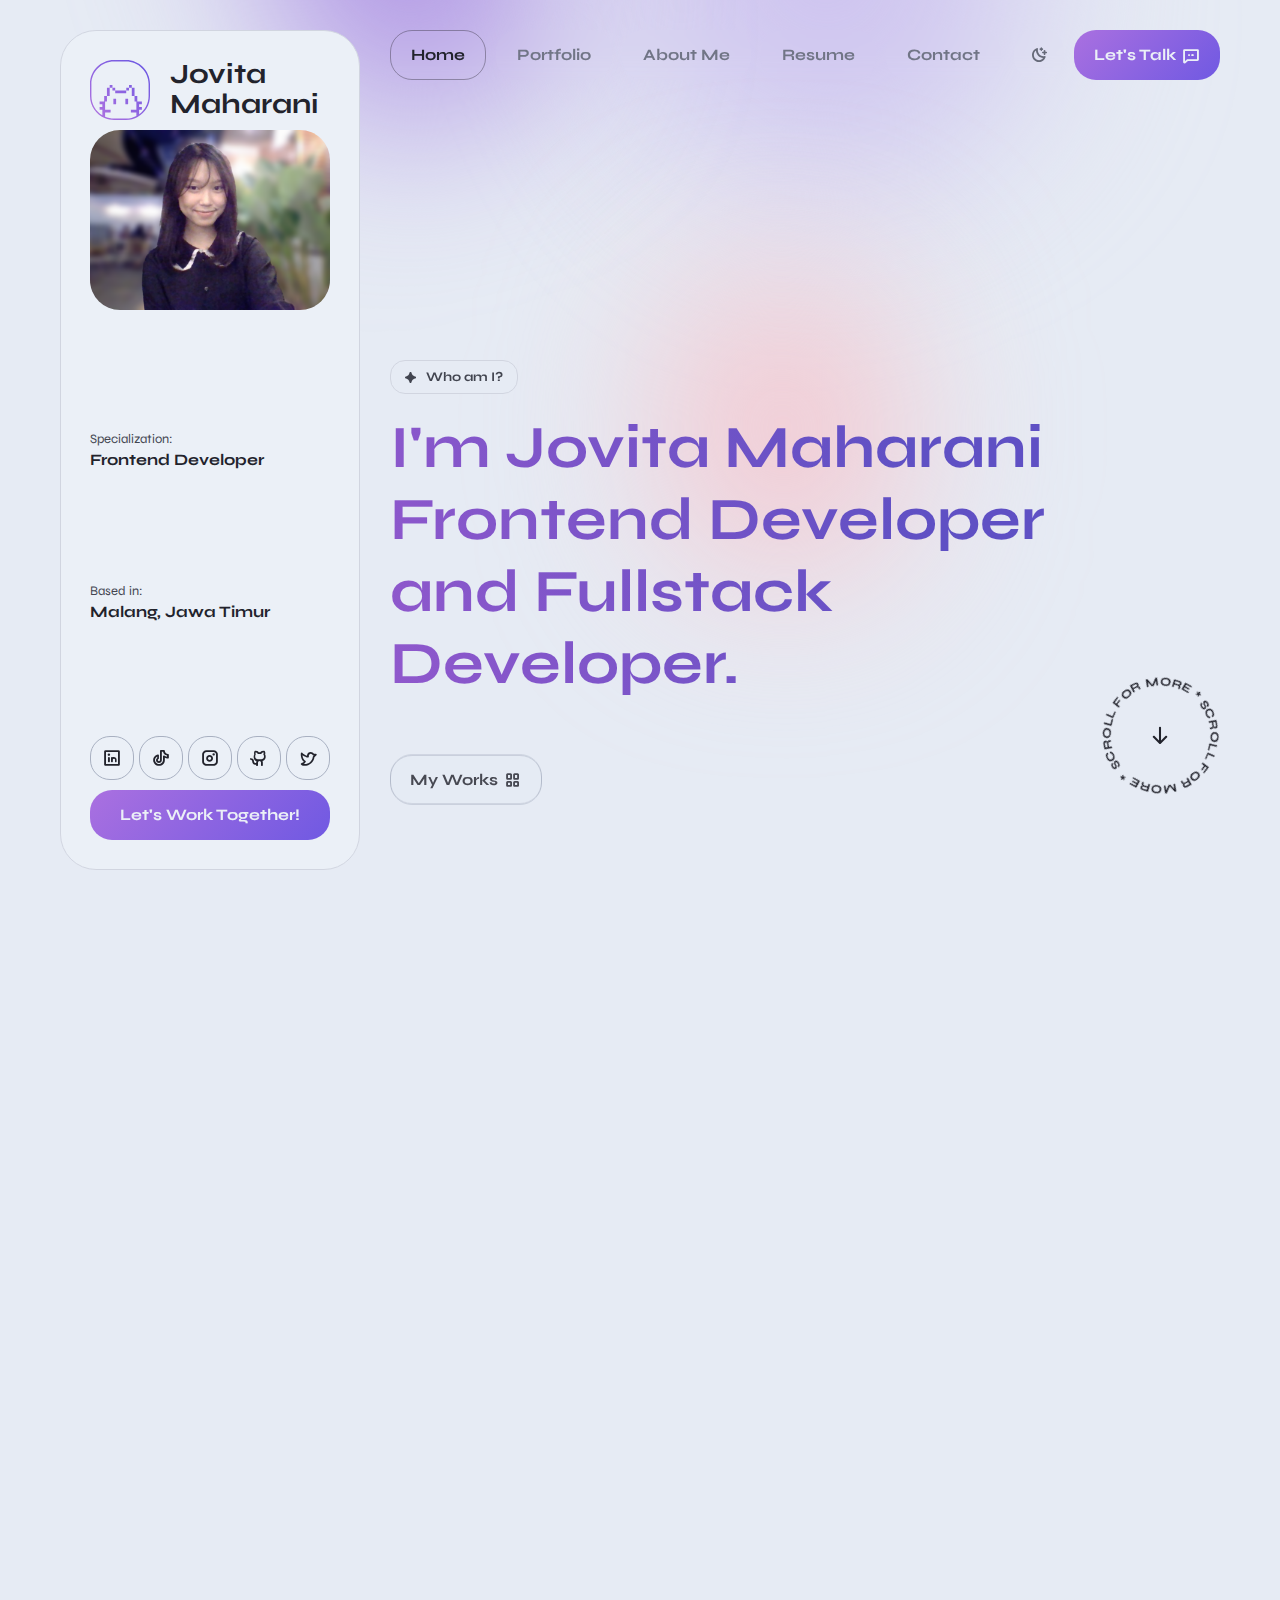
<file: index.html>
<!DOCTYPE html>
<html lang="en" dir="ltr">

  
<!-- Mirrored from mixdesign.club/themeforest/braxton/index-gradient.html by HTTrack Website Copier/3.x [XR&CO'2014], Tue, 30 Jul 2024 07:47:22 GMT -->
<!-- Added by HTTrack --><meta http-equiv="content-type" content="text/html;charset=utf-8" /><!-- /Added by HTTrack -->
<head>
    <meta charset="UTF-8">

    <!-- Page Title -->
    <title>Jovita Maharani</title>

    <!-- Meta Tags -->
    <meta name="description" content="Show yourself brightly with Braxton - unique and creative portfolio and resume template!">
    <meta name="keywords" content="mix_design, resume, portfolio, personal page, cv, template, one page, responsive, html5, css3, creative, clean">
    <meta name="author" content="mix_design">

    <!-- Viewport Meta-->
    <meta http-equiv="X-UA-Compatible" content="IE=edge">
    <meta name="viewport" content="width=device-width, initial-scale=1, maximum-scale=1">

    <!-- Template Favicon & Icons Start -->
    <link rel="icon" href="img/favicon/favicon.ico" sizes="any">
    <link rel="icon" href="img/favicon/icon.svg" type="image/svg+xml">
    <link rel="apple-touch-icon" href="img/favicon/apple-touch-icon.png">
    <link rel="manifest" href="img/favicon/manifest.webmanifest">
    <!-- Template Favicon & Icons End -->

    <!-- Facebook Metadata Start -->
    <meta property="og:image:height" content="1200">
    <meta property="og:image:width" content="1200">
    <meta property="og:title" content="Braxton - Personal Portfolio & Resume HTML Template">
    <meta property="og:description" content="Show yourself brightly with Braxton - unique and creative portfolio and resume template!">
    <meta property="og:url" content="https://mixdesign.club/themeforest/braxton">
    <meta property="og:image" content="img/favicon/og-image.html">
    <!-- Facebook Metadata End -->

    <!-- Template Styles Start -->
    <link rel="stylesheet" href="css/loaders/loader.css">
    <link rel="stylesheet" type="text/css" href="css/plugins.css">
    <link rel="stylesheet" type="text/css" href="css/main.css">
    <!-- Template Styles End -->

    <!-- Custom Browser Color Start -->
    <meta name="theme-color" media="(prefers-color-scheme: light)" content="#dcdce7">
    <meta name="theme-color" media="(prefers-color-scheme: dark)" content="#111111">
    <meta name="msapplication-navbutton-color" content="#111111">
    <meta name="apple-mobile-web-app-capable" content="yes">
    <meta name="apple-mobile-web-app-status-bar-style" content="black-translucent">
    <!-- Custom Browser Color End -->
  </head>

  <body>

    <!-- Loader Start -->
    <div id="loader" class="loader">
      <div id="loaderContent" class="loader__content">
        <div class="loader__shadow"></div>
        <div class="loader__box"></div>
      </div>
    </div>
    <!-- Loader End -->

    <!-- Header Start -->
    <header id="header" class="header d-flex justify-content-between">

      <!-- Navigation Menu Start -->
      <div class="header__navigation">
        <nav id="menu" class="menu">
          <ul class="menu__list d-flex justify-content-start">
            <li class="menu__item">
              <a class="menu__link btn" href="#home">
                <span class="menu__caption">Home</span>
                <i class="ph-bold ph-house-simple"></i>
              </a>
            </li>
            <li class="menu__item">
              <a class="menu__link btn" href="#portfolio">
                <span class="menu__caption">Portfolio</span>
                <i class="ph-bold ph-squares-four"></i>
              </a>
            </li>
            <li class="menu__item">
              <a class="menu__link btn" href="#about">
                <span class="menu__caption">About Me</span>
                <i class="ph-bold ph-user"></i>
              </a>
            </li>
            <li class="menu__item">
              <a class="menu__link btn" href="#resume">
                <span class="menu__caption">Resume</span>
                <i class="ph-bold ph-article"></i>
              </a>
            </li>
            <li class="menu__item">
              <a class="menu__link btn" href="#contact">
                <span class="menu__caption">Contact</span>
                <i class="ph-bold ph-envelope"></i>
              </a>
            </li>
          </ul>
        </nav>
      </div>
      <!-- Navigation Menu End -->

      <!-- Header Controls Start -->
      <div class="header__controls d-flex justify-content-end">
        <button id="color-switcher" class="color-switcher header__switcher btn" type="button" role="switch" aria-label="light/dark mode" aria-checked="true"></button>
        <a id="notify-trigger" class="header__trigger btn" href="mailto:example@example.com?subject=Message%20from%20your%20site">
          <span class="trigger__caption">Let's Talk</span>
          <i class="ph-bold ph-chat-dots"></i>
        </a>
      </div>
      <!-- Header Controls End -->

    </header>
    <!-- Header End -->

    <!-- Gradient Background Start -->
    <div class="gradient-background">
      <div class="blur"></div>
      <div class="blur"></div>
      <div class="blur"></div>
    </div>
    <!-- Gradient Background End -->

    <!-- Avatar Side Block Start -->
    <div id="avatar" class="avatar">
      <div class="avatar__container d-flex flex-column justify-content-lg-between">
        <!-- image and logo -->
        <div class="avatar__block">
          <div class="avatar__logo d-flex align-items-center">
            <div class="logo__image">
              <!-- Your Logo Here!!! -->
              <!--<img src="img/logo.svg" alt="Braxton - Personal Portfolio & Resume HTML Template Logo">-->
              <svg xmlns="http://www.w3.org/2000/svg" x="0px" y="0px"
                width="85px" height="85px" viewBox="0 0 85 85" 
                style="enable-background:new 0 0 85 85;" xml:space="preserve" class="gradient-fill">
                <style type="text/css">
                  .gradient-fill {
                    fill: url(#gradientFill);
                  }
                </style>
                <g>
                  <linearGradient id="gradientFill" gradientUnits="userSpaceOnUse" x1="9.9604" y1="75.0338" x2="75.0387" y2="9.9555">
                    <stop  offset="0" style="stop-color:var(--accent)"/>
                    <stop  offset="1" style="stop-color:var(--secondary)"/>
                  </linearGradient>
                  <path class="gradient-fill" d="M51,0H34C15.2,0,0,15.2,0,34v17c0,14.3,8.9,26.6,21.4,31.6c0,0,0,0,0,0l0,0C25.3,84.1,29.5,85,34,85h17
                    c6,0,11.7-1.6,16.6-4.3c0.1-0.1,0.2-0.1,0.3-0.2C78.1,74.6,85,63.6,85,51V34C85,15.2,69.8,0,51,0z M83,51c0,10.7-5.3,20.2-13.4,26
                    v-2.5v-3.9h3.9v-3.9h-3.9v-3.9h3.9v-3.9h-3.9H67v-3.9V51h-3.9v3.9v3.9h2.6v3.9v3.9v3.9h-3.9h-3.9v3.9h3.9h3.9v3.9v1
                    C61.3,81.7,56.3,83,51,83H34c-4.5,0-8.7-0.9-12.6-2.6v-2v-3.9h3.9h3.9v-3.9h-3.9h-3.9v-3.9v-3.9v-3.9H24v-3.9V51h-3.9v3.9v3.9h-2.6
                    h-3.9v3.9h3.9v3.9h-3.9v3.9h3.9v3.9v3.9C8.2,72.8,2,62.6,2,51V34C2,16.4,16.4,2,34,2h17c17.6,0,32,14.4,32,32V51z M50.1,54.9H54
                    v3.9v3.9h-3.9v-3.9V54.9z M33.1,54.9H37v3.9v3.9h-3.9v-3.9V54.9z M27.9,51H24v-3.9v-3.9v-3.9h3.9v3.9v3.9V51z M31.8,39.3h-3.9v-3.9
                    h3.9V39.3z M31.8,43.2v-3.9h3.9v3.9H31.8z M63.1,47.1V51h-3.9v-3.9v-3.9v-3.9h3.9v3.9V47.1z M35.7,47.1v-3.9h3.9h3.9h3.9h3.9v3.9
                    h-3.9h-3.9h-3.9H35.7z M59.2,39.3h-3.9v-3.9h3.9V39.3z M55.3,43.2h-3.9v-3.9h3.9V43.2z"/>
                </g>
              </svg>
            </div>
            <div class="logo__caption">
              <p>Jovita<br>Maharani</p>
            </div>
          </div>
          <div class="avatar__image">
            <img src="img/profile/jo.png" alt="Braxton - Personal Portfolio & Resume HTML Template Avatar">
          </div>
        </div>
        <!-- data caption #1 -->
        <div class="avatar__block">
          <h6>
            <small class="top">Specialization:</small>
            Frontend Developer
          </h6>
        </div>
        <!-- data caption #2 -->
        <div class="avatar__block">
          <h6>
            <small class="top">Based in:</small>
            Malang, Jawa Timur
          </h6>
        </div>
        <!-- socials and CTA button -->
        <div class="avatar__block">
          <div class="avatar__socials">
            <ul class="socials-square d-flex justify-content-between">
              <li class="socials-square__item">
                <a class="socials-square__link btn" href="https://www.linkedin.com/in/jovita-maharani-90478428a" target="_blank"><i class="ph-bold ph-linkedin-logo"></i></a>
              </li>
              <li class="socials-square__item">
                <a class="socials-square__link btn" href="https://www.tiktok.com/@jovitach_?is_from_webapp=1&sender_device=pc" target="_blank"><i class="ph-bold ph-tiktok-logo"></i></a>
              </li>
              <li class="socials-square__item">
                <a class="socials-square__link btn" href="https://www.instagram.com/joviitamaharani_?utm_source=ig_web_button_share_sheet&igsh=ZDNlZDc0MzIxNw==" target="_blank"><i class="ph-bold ph-instagram-logo"></i></a>
              </li>
              <li class="socials-square__item">
                <a class="socials-square__link btn" href="https://github.com/jovitamaharani" target="_blank"><i class="ph-bold ph-github-logo"></i></a>
              </li>
              <li class="socials-square__item">
                <a class="socials-square__link btn" href="https://www.pinterest.com/" target="_blank"><i class="ph-bold ph-twitter-logo"></i></a>
              </li>
            </ul>
          </div>
          <div class="avatar__btnholder">
            <a class="btn btn-default btn-fullwidth btn-hover btn-hover-accent" href="#contact" target="_blank">
              <span class="btn-caption">Let's Work Together!</span>
            </a>
          </div>
        </div>
      </div>
    </div>
    <!-- Avatar Side Block End -->

    <!-- Page Content Start -->
    <div id="content" class="content">
      <div class="content__wrapper">

        <!-- Intro Section Start -->
        <section id="home" class="main intro">

          <!-- Headline Start -->
          <div id="headline" class="headline d-flex align-items-start flex-column" data-speed="1">
            <p class="headline__subtitle animate-headline">
              <svg xmlns="http://www.w3.org/2000/svg" x="0px" y="0px" width="13px" height="13px" viewBox="0 0 13 13" fill="currentColor">
                <path fill="currentColor" d="M5.6,12.6c-0.5-0.8-0.7-2.4-1.7-3.5c-1-1-2.7-1.2-3.5-1.7C-0.1,7-0.1,6,0.4,5.6c0.8-0.5,2.3-0.6,3.5-1.8
                  C5,2.8,5.1,1.2,5.6,0.4C6-0.1,7-0.1,7.4,0.4c0.5,0.8,0.7,2.4,1.8,3.5c1.2,1.2,2.6,1.2,3.5,1.7c0.6,0.4,0.6,1.4,0,1.7
                  C11.8,7.9,10.2,8,9.1,9.1c-1,1-1.2,2.7-1.7,3.5C7,13.1,6,13.1,5.6,12.6z"/>
              </svg>
              <span>Who am I?</span>
            </p>
            <h1 class="headline__title animate-headline">I'm Jovita Maharani<br>Frontend Developer and Fullstack Developer.</h1>
            <div class="headline__btnholder d-flex flex-column flex-sm-row">
              <a class="btn mobile-vertical btn-default btn-hover btn-hover-accent-mobile animate-headline" href="#portfolio">
                <span class="btn-caption">My Works</span>
                <i class="ph-bold ph-squares-four"></i>
              </a>
              <!-- <a class="btn mobile-vertical btn-default btn-hover btn-hover-outline-mobile animate-headline" href="#0">
                <span class="btn-caption">Download CV</span>
                <i class="ph-bold ph-download-simple"></i>
              </a> -->
            </div>
          </div>
          <!-- Headline End -->

          <!-- Scroll Button Start -->
          <div class="rotating-btn">
            <a href="#portfolio" class="rotating-btn__link slide-down">
              <!-- SVG rotating text -->
              <svg version="1.1" xmlns="http://www.w3.org/2000/svg" xmlns:xlink="http://www.w3.org/1999/xlink" x="0px" y="0px"
                viewBox="0 0 120 120" style="enable-background:new 0 0 120 120;" xml:space="preserve" 
                class="animate-rotation" data-value="360">
                <defs>
                  <path id="textPath" d="M110,59.5c0,27.6-22.4,50-50,50s-50-22.4-50-50s22.4-50,50-50S110,31.9,110,59.5z"/>
                </defs>
                <g>
                  <use xlink:href="#textPath" fill="none"></use>
                  <text>
                    <!-- button text here!!! -->
                    <textPath xlink:href="#textPath">Scroll for More * Scroll for More * </textPath>
                  </text>
                </g>
              </svg>
              <!-- arrow icon -->
              <i class="ph-bold ph-arrow-down"></i>
            </a>
          </div>
          <!-- Scroll Button End -->

        </section>
        <!-- Intro Section End -->

        <!-- Portfolio Section Start -->
        <section id="portfolio" class="inner inner-first portfolio">

          <!-- Content Block - H2 Section Title Start -->
          <div class="content__block section-grid-title">
            <p class="h2__subtitle animate-in-up">
              <svg xmlns="http://www.w3.org/2000/svg" x="0px" y="0px" width="13px" height="13px" viewBox="0 0 13 13" fill="currentColor">
                <path fill="currentColor" d="M5.6,12.6c-0.5-0.8-0.7-2.4-1.7-3.5c-1-1-2.7-1.2-3.5-1.7C-0.1,7-0.1,6,0.4,5.6c0.8-0.5,2.3-0.6,3.5-1.8
                  C5,2.8,5.1,1.2,5.6,0.4C6-0.1,7-0.1,7.4,0.4c0.5,0.8,0.7,2.4,1.8,3.5c1.2,1.2,2.6,1.2,3.5,1.7c0.6,0.4,0.6,1.4,0,1.7
                  C11.8,7.9,10.2,8,9.1,9.1c-1,1-1.2,2.7-1.7,3.5C7,13.1,6,13.1,5.6,12.6z"/>
              </svg>
              <span>Portfolio</span>
            </p>
            <h2 class="h2__title animate-in-up">Check out my featured projects</h2>
          </div>
          <!-- Content Block - H2 Section Title End -->

          <!-- Content Block - Works Gallery Start -->
          <div class="content__block grid-block">
            <div class="container-fluid px-0 inner__gallery">
              <div class="row gx-0 my-gallery" itemscope itemtype="http://schema.org/ImageGallery">
    
                <!-- Works Gallery Single Item Start -->
                <figure class="col-12 col-md-6 gallery__item grid-item animate-card-2" itemprop="associatedMedia" itemscope itemtype="http://schema.org/ImageObject">
                  <a href="img/project/mischool-full.png" data-image="img/project/mischool-full.png" class="gallery__link" itemprop="contentUrl" data-size="2500x1300">
                    <img src="img/project/mischool.png" class="gallery__image" itemprop="thumbnail" alt="Image description">
                  </a>
                  <figcaption class="gallery__descr" itemprop="caption description">
                    <h5>Mischool</h5>
                    <div class="card__tags d-flex flex-wrap">
                      <span class="rounded-tag opposite">Frontend Developer</span>
                      <span class="rounded-tag opposite">Backend Developer</span>
                      <a href="https://mischool.mijurnal.com/" target="_blank">
                        <span class="rounded-tag opposite">Kunjungi Website</span>
                      </a>
                    </div>
                    <p class="small">Mischool adalah platform manajemen akademik & data operasional yang menyediakan Fitur Absensi,
                      Pelanggaran, Perbaikan, Jurnal Mengajar & Jurnal Staf, Tanggapan Siwa, dan Buku Tamu                      
                    </p>
                  </figcaption>
                </figure>
                <!-- Works Gallery Single Item End -->
    
                <!-- Works Gallery Single Item Start -->
                <figure class="col-12 col-md-6 gallery__item grid-item animate-card-2" itemprop="associatedMedia" itemscope itemtype="http://schema.org/ImageObject">
                  <a href="img/project/getskill-full.png" data-image="img/project/getskill.png" class="gallery__link" itemprop="contentUrl" data-size="2500x1300">
                    <img src="img/project/getskill.png" class="gallery__image" itemprop="thumbnail" alt="Image description">
                  </a>
                  <figcaption class="gallery__descr opposite" itemprop="caption description">
                    <h5 class="opposite">Get Skill</h5>
                    <div class="card__tags d-flex flex-wrap">
                      <span class="rounded-tag">Frontend Developer</span>
                      <a href="https://getskill.id/" target="_blank">
                        <span class="rounded-tag">Kunjungi Website</span>
                      </a>
                    </div>
                    <p class="small">Get Skill adalah Website untuk meningkatkan skill anda bersama mentor dan materi yang di sesuaikan dengan praktisi dibidangnya.
                    </p>
                  </figcaption>
                </figure>
                <!-- Works Gallery Single Item End -->
    
                <!-- Works Gallery Single Item Start -->
                <figure class="col-12 col-md-6 gallery__item grid-item animate-card-2" itemprop="associatedMedia" itemscope itemtype="http://schema.org/ImageObject">
                  <a href="img/project/getmedia-full.png" data-image="img/project/getmedia-full.png" class="gallery__link" itemprop="contentUrl" data-size="2500x1300">
                    <img src="img/project/getmedia.png" class="gallery__image" itemprop="thumbnail" alt="Image description">
                  </a>
                  <figcaption class="gallery__descr opposite" itemprop="caption description">
                    <h5 class="opposite">Get Media</h5>
                    <div class="card__tags d-flex flex-wrap">
                      <span class="rounded-tag">Frontend Developer</span>
                      <span class="rounded-tag">Backend Developer</span>
                      <a href="https://media.mijurnal.com/" target="_blank">
                        <span class="rounded-tag">Kunjungi Website</span>
                      </a>
                    </div>
                    <p class="small">Get Media adalah website portal berita untuk melihat berita terkini dan update.
                    </p>
                  </figcaption>
                </figure>
                <!-- Works Gallery Single Item End -->
    
                <!-- Works Gallery Single Item Start -->
                <!-- <figure class="col-12 col-md-6 gallery__item grid-item animate-card-2" itemprop="associatedMedia" itemscope itemtype="http://schema.org/ImageObject">
                  <a href="img/works/1400x1400_w04.webp" data-image="img/works/800_w04-thumb.webp" class="gallery__link" itemprop="contentUrl" data-size="1400x1400">
                    <img src="img/works/800_w04-thumb.webp" class="gallery__image" itemprop="thumbnail" alt="Image description">
                  </a>
                  <figcaption class="gallery__descr " itemprop="caption description">
                    <h5>Smart Penguin</h5>
                    <div class="card__tags d-flex flex-wrap">
                      <span class="rounded-tag opposite">Illustrations</span>
                      <span class="rounded-tag opposite">AI Experiment</span>
                    </div>
                    <p class="small">Mauris porttitor lobortis ligula, quis molestie lorem scelerisque eu. Morbi aliquam enim odio,
                      a mollis ipsum tristique eu.
                    </p>
                  </figcaption>
                </figure> -->
                <!-- Works Gallery Single Item End -->
    
              </div>
            </div>
          </div>
          <!-- Content Block - Works Gallery End -->

        </section>
        <!-- Portfolio Section End -->

        <!-- About Section Start -->
        <section id="about" class="inner about">

          <!-- Content Block - H2 Section Title Start -->
          <div class="content__block section-grid-title">
            <p class="h2__subtitle animate-in-up">
              <svg xmlns="http://www.w3.org/2000/svg" x="0px" y="0px" width="13px" height="13px" viewBox="0 0 13 13" fill="currentColor">
                <path fill="currentColor" d="M5.6,12.6c-0.5-0.8-0.7-2.4-1.7-3.5c-1-1-2.7-1.2-3.5-1.7C-0.1,7-0.1,6,0.4,5.6c0.8-0.5,2.3-0.6,3.5-1.8
                  C5,2.8,5.1,1.2,5.6,0.4C6-0.1,7-0.1,7.4,0.4c0.5,0.8,0.7,2.4,1.8,3.5c1.2,1.2,2.6,1.2,3.5,1.7c0.6,0.4,0.6,1.4,0,1.7
                  C11.8,7.9,10.2,8,9.1,9.1c-1,1-1.2,2.7-1.7,3.5C7,13.1,6,13.1,5.6,12.6z"/>
              </svg>
              <span>About Me</span>
            </p>
            <h2 class="h2__title animate-in-up">Focusing on Solutions That Resolve Problems Without Hassle</h2>
          </div>
          <!-- Content Block - H2 Section Title End -->

          <!-- Content Block - Achievements Start -->
          <div class="content__block grid-block">
            <div class="achievements d-flex flex-column flex-md-row align-items-md-stretch">
              <!-- achievements single item -->
              <!-- <div class="achievements__item d-flex flex-column grid-item animate-card-3">
                <div class="achievements__card">
                  <p class="achievements__number">40+</p>
                  <p class="achievements__descr">Happy clients</p>
                </div>
              </div> -->
              <!-- achievements single item -->
              <div class="achievements__item d-flex flex-column grid-item animate-card-3">
                <div class="achievements__card">
                  <p class="achievements__number">1+</p>
                  <p class="achievements__descr">Years of experience</p>
                </div>
              </div>
              <!-- achievements single item -->
              <!-- <div class="achievements__item d-flex flex-column grid-item animate-card-3">
                <div class="achievements__card">
                  <p class="achievements__number">50+</p>
                  <p class="achievements__descr">Projects done</p>
                </div>
              </div> -->
            </div>
          </div>
          <!-- Content Block - Achievements End -->

          <!-- Content Block - About Me Data Start -->
          <div class="content__block grid-block block-large">
            <div class="container-fluid p-0">
              <div class="row g-0 justify-content-between">
                
                <!-- About Me Description Start -->
                <div class="col-12 col-xl-8 grid-item about-descr">
                  <p class="about-descr__text animate-in-up">
                    I wonder if I've been changed in the night? Let me think. Was I the same when I got up this morning? 
                    I almost think I can remember feeling a little different. 
                    But if I'm not the same, the 
                    <a href="#0" class="text-link">next question</a> 
                    is 'Who in the world am I?' Ah, that's the great puzzle!
                  </p>
                  <p class="about-descr__text animate-in-up">
                    Be what you would seem to be - or, if you'd like it put more simply - never imagine yourself not to be otherwise 
                    than what it might appear to others that what you were or 
                    <a href="#0" class="text-link">might have been</a> 
                    was not otherwise than what you had been 
                    would have appeared to them to be otherwise.
                  </p>
                  <!-- <div class="btn-group about-descr__btnholder animate-in-up">
                    <a class="btn mobile-vertical btn-default btn-hover btn-hover-accent" href="#0">
                      <span class="btn-caption">Download CV</span>
                      <i class="ph-bold ph-download-simple"></i>
                    </a>
                  </div> -->
                </div>
                <!-- About Me Description End -->
      
                <!-- About Me Information Start -->
                <div class="col-12 col-xl-4 grid-item about-info">
                  <div class="about-info__item animate-in-up">
                    <h6>
                      <small class="top">Name</small>
                      Jovita Maharani
                    </h6>
                  </div>
                  <!-- <div class="about-info__item animate-in-up">
                    <h6>
                      <small class="top">Phone</small>
                      <a class="text-link-bold" href="tel:+12127089400">+1 212-708-9400</a>
                    </h6>
                  </div> -->
                  <div class="about-info__item animate-in-up">
                    <h6>
                      <small class="top">Email</small>
                      <a class="text-link-bold" href="mailto:jovitamaharani321@gmail.com?subject=Message%20from%20your%20site">jovitamaharani321@gmail.com</a>
                    </h6>
                  </div>
                  <div class="about-info__item animate-in-up">
                    <h6>
                      <small class="top">Location</small>
                      <a class="text-link-bold" href="https://maps.app.goo.gl/AioqpkfV8FWbw2y76" target="_blank">Malang, Jawa Timur</a>
                    </h6>
                  </div>
                </div>
                <!-- About Me Information End -->
      
              </div>
            </div>
          </div>
          <!-- Content Block - About Me Data End -->

          <!-- Content Block - Services Start -->
          <div class="content__block grid-block">
            <div class="container-fluid p-0">
              <div class="row g-0 align-items-stretch cards">
                <!-- services cards grid single item -->
                <div class="col-12 col-md-6 cards__item grid-item animate-card-2">
                  <div class="cards__card d-flex flex-column">
                    <div class="cards__descr">
                      <h4 class="cards__title animate-in-up">Frontend<br>development</h4>
                      <div class="cards__tags d-flex flex-wrap animate-in-up">
                        <span class="rounded-tag tag-outline">Design to Code</span>
                        <span class="rounded-tag tag-outline">Responsive Design</span>
                      </div>
                      <p class="small cards__text animate-in-up">Skilled in turning designs into responsive, user-friendly web interfaces using HTML, CSS, Laravel, and Vue.js.
                      </p>
                    </div>
                    <div class="cards__image d-flex animate-in-up">
                      <img src="img/services/1200x900_s01.webp" alt="Service/Feature Image">
                    </div>
                  </div>
                </div>
                <!-- services grid cards single item -->
                <div class="col-12 col-md-6 cards__item grid-item animate-card-2">
                  <div class="cards__card d-flex flex-column">
                    <div class="cards__descr">
                      <h4 class="cards__title animate-in-up">Backend development</h4>
                      <div class="cards__tags d-flex flex-wrap animate-in-up">
                        <span class="rounded-tag tag-outline">Authentication & Authorization</span>
                        <span class="rounded-tag tag-outline">Database Management</span>
                      </div>
                      <p class="small cards__text animate-in-up">Focused on secure systems, database management, and expertise in PHP, Laravel, and Java.
                      </p>
                    </div>
                    <div class="cards__image d-flex animate-in-up">
                      <img src="img/services/1200x900_s02.webp" alt="Service/Feature Image">
                    </div>
                  </div>
                </div>
                <!-- services grid cards single item -->
                <!-- <div class="col-12 col-md-6 cards__item grid-item animate-card-2">
                  <div class="cards__card d-flex flex-column">
                    <div class="cards__descr">
                      <h4 class="cards__title animate-in-up">SEO/Digital marketing solutions</h4>
                      <div class="cards__tags d-flex flex-wrap animate-in-up">
                        <span class="rounded-tag tag-outline">Social Media</span>
                        <span class="rounded-tag tag-outline">Analytics</span>
                      </div>
                      <p class="small cards__text animate-in-up">Social media content plans, media monitoring, email and text messaging
                        and search engine optimization.
                      </p>
                    </div>
                    <div class="cards__image d-flex">
                      <img src="img/services/1200x900_s03.webp" alt="Service/Feature Image">
                    </div>
                  </div>
                </div> -->
                <!-- services grid cards single item -->
                <!-- <div class="col-12 col-md-6 cards__item grid-item animate-card-2">
                  <div class="cards__card d-flex flex-column">
                    <div class="cards__descr">
                      <h4 class="cards__title animate-in-up">Brand<br>identity</h4>
                      <div class="cards__tags d-flex flex-wrap animate-in-up">
                        <span class="rounded-tag tag-outline">Logo Design</span>
                        <span class="rounded-tag tag-outline">Style Guides</span>
                      </div>
                      <p class="small cards__text animate-in-up">I help my clients to develop a personality and brand voice, 
                        design the brand look and logo.
                      </p>
                    </div>
                    <div class="cards__image d-flex animate-in-up">
                      <img src="img/services/1200x900_s04.webp" alt="Service/Feature Image">
                    </div>
                  </div>
                </div> -->
    
              </div>
            </div>
          </div>
          <!-- Content Block - Services End -->

        </section>
        <!-- About Section End -->

        <!-- Resume Section Start -->
        <section id="resume" class="inner resume">

          <!-- Content Block - H2 Section Title Start -->
          <div class="content__block block-large">
            <p class="h2__subtitle animate-in-up">
              <svg xmlns="http://www.w3.org/2000/svg" x="0px" y="0px" width="13px" height="13px" viewBox="0 0 13 13" fill="currentColor">
                <path fill="currentColor" d="M5.6,12.6c-0.5-0.8-0.7-2.4-1.7-3.5c-1-1-2.7-1.2-3.5-1.7C-0.1,7-0.1,6,0.4,5.6c0.8-0.5,2.3-0.6,3.5-1.8
                  C5,2.8,5.1,1.2,5.6,0.4C6-0.1,7-0.1,7.4,0.4c0.5,0.8,0.7,2.4,1.8,3.5c1.2,1.2,2.6,1.2,3.5,1.7c0.6,0.4,0.6,1.4,0,1.7
                  C11.8,7.9,10.2,8,9.1,9.1c-1,1-1.2,2.7-1.7,3.5C7,13.1,6,13.1,5.6,12.6z"/>
              </svg>
              <span>Resume</span>
            </p>
            <h2 class="h2__title animate-in-up">Education and practical experience</h2>
            <p class="h2__text animate-in-up">
              Mistakes in learning are part of the journey to success.
              <a href="#0" class="text-link">Don't be afraid to fail</a>
              , because from failure, we learn to become better
            </p>
          </div>
          <!-- Content Block - H2 Section Title End -->

          <!-- Content Block - Education Start -->
          <div class="content__block block-large">

            <!-- H3 Block Start -->
            <div class="section-h3">
              <h3 class="h3__title animate-in-up">My education</h3>
            </div>
            <!-- H3 Block End -->

            <!-- Education Lines Start -->
            <div class="container-fluid p-0 resume-lines">
              <!-- education single item -->
              <div class="row g-0 resume-lines__item animate-in-up">
                <div class="col-12 col-md-2">
                  <span class="resume-lines__date animate-in-up">2022 - 2025</span>
                </div>
                <div class="col-12 col-md-5">
                  <h5 class="resume-lines__title animate-in-up">SMKN 1 Kepanjen</h5>
                  <p class="resume-lines__source animate-in-up">
                    - Rekayasa Perangkat Lunak
                    <!-- <a href="#0" class="text-link-bold" target="_blank">New York Academy of Art</a> -->
                  </p>
                </div>
                <div class="col-12 col-md-5">
                  <p class="small resume-lines__descr animate-in-up">Focus on developing skills in the field of information and computer technology, especially in software creation and management.</p>
                </div>
              </div>
              <!-- education single item -->
              <div class="row g-0 resume-lines__item animate-in-up">
                <div class="col-12 col-md-2">
                  <span class="resume-lines__date animate-in-up">2019 - 2022</span>
                </div>
                <div class="col-12 col-md-5">
                  <h5 class="resume-lines__title animate-in-up">SMPN 03 Kepanjen</h5>
                  <!-- <p class="resume-lines__source animate-in-up">Course by
                    <a href="#0" class="text-link-bold" target="_blank">California Institute of Arts</a>
                  </p> -->
                </div>
                <div class="col-12 col-md-5">
                  <!-- <p class="small resume-lines__descr animate-in-up">Research, design, and prototype effective, visually-driven websites and apps.</p> -->
                </div>
              </div>
            </div>
            <!-- Education Lines End -->

          </div>
          <!-- Content Block - Education End -->

          <!-- Content Block - Experience Start -->
          <div class="content__block block-large">

            <!-- H3 Block Start -->
            <div class="section-h3">
              <h3 class="h3__title animate-in-up">Work experience</h3>
            </div>
            <!-- H3 Block End -->

            <!-- Experience Lines Start -->
            <div class="container-fluid p-0 resume-lines">
              <!-- experience single item -->
              <div class="row g-0 resume-lines__item animate-in-up">
                <div class="col-12 col-md-2">
                  <span class="resume-lines__date animate-in-up">jan 2024 - dec 2024</span>
                </div>
                <div class="col-12 col-md-5">
                  <h5 class="resume-lines__title animate-in-up">Programmer & Mentor</h5>
                  <p class="resume-lines__source animate-in-up">in the
                    <a href="https://hummatech.com/" class="text-link-bold" target="_blank">PT. Hummasoft Teknologi</a>
                  </p>
                </div>
                <div class="col-12 col-md-5">
                  <p class="small resume-lines__descr animate-in-up">
                    Developed and maintained responsive websites using front-end technologies (HTML, CSS, JavaScript) and back-end frameworks like Laravel and PHP to ensure efficient, scalable, and user-friendly applications.
                  </p>
                </div>
              </div>
            </div>
            <!-- Experience Lines End -->

          </div>
          <!-- Content Block - Experience End -->

          <!-- Content Block - Experience Start -->
          <div class="content__block block-large">

            <!-- H3 Block Start -->
            <div class="section-h3">
              <h3 class="h3__title animate-in-up">Project experience</h3>
            </div>
            <!-- H3 Block End -->

            <!-- Experience Lines Start -->
            <div class="container-fluid p-0 resume-lines">
              <!-- experience single item -->
              <div class="row g-0 resume-lines__item animate-in-up">
                <div class="col-12 col-md-6 mb-3">
                  <!-- <h5 class="resume-lines__title animate-in-up">Programmer & Mentor</h5> -->
                  <p class="resume-lines__source animate-in-up">in the
                    <a href="https://hummatech.com/" class="text-link-bold" target="_blank">PT. Hummasoft Teknologi</a>
                  </p>
                </div>
                <div class="col-12 col-md-6 d-flex justify-content-end mb-3">
                  <span class="resume-lines__date animate-in-up">jan 2024 - dec 2024</span>
                </div>
                <div class="col-12 col-md-12">
                  <p class="small resume-lines__descr animate-in-up">
                    <ul style="list-style-type: circle;" class="ms-5">
                      <li class="mb-3">
                        <h5 class="resume-lines__title animate-in-up">Website Mischool</h5>
                        <p class="resume-lines__source animate-in-up">
                          Mischool is a platform that makes things easier for various schools.
                          Mischool is an academic & operational data management platform that provides Attendance Features,
                          Corrections, Improvements, Teaching Journal & Staff Journal, Student Responses, and Guest Book.
                        </p>
                      </li>
                      <li class="mb-3">
                        <h5 class="resume-lines__title animate-in-up">Website Get Skill</h5>
                        <p class="resume-lines__source animate-in-up">
                          Get Skill is a platform designed to help you improve your skills through mentoring and relevant learning materials,
                           compiled by practitioners in the field. With a practical and hands-on approach from experts, 
                           you will learn not only theory, but also how to apply knowledge in the real world. 
                           We believe that learning through hands-on experience is the key to mastering the skills that can advance your career.
                        </p>
                      </li>
                      <li class="mb-3">
                        <h5 class="resume-lines__title animate-in-up">Website Get Media</h5>
                        <p class="resume-lines__source animate-in-up">
                          Get Media is a news portal that gives you quick access to the latest news and updates from various fields. 
                          With a user-friendly display and accurate information presentation, Get Media ensures you always get the latest and most trusted news.
                        </p>
                      </li>
                      <li class="mb-3">
                        <h5 class="resume-lines__title animate-in-up">Website Wisata Yuk</h5>
                        <p class="resume-lines__source animate-in-up">
                          Wisata Yuk is a platform to make it easier for you to purchase tourist tickets to various interesting destinations. With an easy-to-use interface, you can quickly find and purchase tickets for various attractions
                        </p>
                      </li>
                    </ul>
                  </p>
                </div>
              </div>
            </div>
            <!-- Experience Lines End -->

          </div>
          <!-- Content Block - Experience End -->

          <!-- Content Block - H3 Block Start -->
          <div class="content__block">
            <div class="section-h3 section-h3-grid">
              <h3 class="h3__title animate-in-up">My favourite tools</h3>
            </div>
          </div>
          <!-- Content Block - H3 Block End -->

          <!-- Content Block - Tools List Start -->
          <div class="content__block grid-block block-large">
            <!-- Tools List Start -->
            <div class="tools-cards d-flex justify-content-start flex-wrap">
              <!-- tools simgle item -->
              <div class="tools-cards__item d-flex grid-item-s animate-card-5">
                <div class="tools-cards__card">
                  <img class="tools-cards__icon animate-in-up" src="img/icons/icon-photoshop.svg" alt="Tools Icon">
                  <h6 class="tools-cards__caption animate-in-up">Photoshop</h6>
                </div>
              </div>
              <!-- tools simgle item -->
              <div class="tools-cards__item d-flex grid-item-s animate-card-5">
                <div class="tools-cards__card">
                  <img class="tools-cards__icon animate-in-up" src="img/icons/icon-figma.svg" alt="Tools Icon">
                  <h6 class="tools-cards__caption animate-in-up">Figma</h6>
                </div>
              </div>
              <!-- tools simgle item -->
              <div class="tools-cards__item d-flex grid-item-s animate-card-5">
                <div class="tools-cards__card">
                  <img class="tools-cards__icon animate-in-up" src="img/icons/icon-illustrator.svg" alt="Tools Icon">
                  <h6 class="tools-cards__caption animate-in-up">Illustrator</h6>
                </div>
              </div>
              <!-- tools simgle item -->
              <div class="tools-cards__item d-flex grid-item-s animate-card-5">
                <div class="tools-cards__card">
                  <img class="tools-cards__icon animate-in-up" src="img/icons/icon-scketch.svg" alt="Tools Icon">
                  <h6 class="tools-cards__caption animate-in-up">Sketch</h6>
                </div>
              </div>
              <!-- tools simgle item -->
              <div class="tools-cards__item d-flex grid-item-s animate-card-5">
                <div class="tools-cards__card">
                  <img class="tools-cards__icon animate-in-up" src="img/icons/icon-blender.svg" alt="Tools Icon">
                  <h6 class="tools-cards__caption animate-in-up">Blender</h6>
                </div>
              </div>
              <!-- tools simgle item -->
              <div class="tools-cards__item d-flex grid-item-s animate-card-5">
                <div class="tools-cards__card">
                  <img class="tools-cards__icon animate-in-up" src="img/icons/icon-html.svg" alt="Tools Icon">
                  <h6 class="tools-cards__caption animate-in-up">HTML5</h6>
                </div>
              </div>
              <!-- tools simgle item -->
              <div class="tools-cards__item d-flex grid-item-s animate-card-5">
                <div class="tools-cards__card">
                  <img class="tools-cards__icon animate-in-up" src="img/icons/icon-css.svg" alt="Tools Icon">
                  <h6 class="tools-cards__caption animate-in-up">CSS3</h6>
                </div>
              </div>
              <!-- tools simgle item -->
              <div class="tools-cards__item d-flex grid-item-s animate-card-5">
                <div class="tools-cards__card">
                  <img class="tools-cards__icon animate-in-up" src="img/icons/icon-notion.svg" alt="Tools Icon">
                  <h6 class="tools-cards__caption animate-in-up">Notion</h6>
                </div>
              </div>
            </div>
            <!-- Tools List End -->
          </div>
          <!-- Content Block - Tools List End -->

        </section>
        <!-- Resume Section End -->

        <!-- Contact Section Start -->
        <section id="contact" class="inner contact">

          <!-- Content Block - H2 Section Title Start -->
          <div class="content__block section-title">
            <p class="h2__subtitle  animate-in-up">
              <svg xmlns="http://www.w3.org/2000/svg" x="0px" y="0px" width="13px" height="13px" viewBox="0 0 13 13" fill="currentColor">
                <path fill="currentColor" d="M5.6,12.6c-0.5-0.8-0.7-2.4-1.7-3.5c-1-1-2.7-1.2-3.5-1.7C-0.1,7-0.1,6,0.4,5.6c0.8-0.5,2.3-0.6,3.5-1.8
                  C5,2.8,5.1,1.2,5.6,0.4C6-0.1,7-0.1,7.4,0.4c0.5,0.8,0.7,2.4,1.8,3.5c1.2,1.2,2.6,1.2,3.5,1.7c0.6,0.4,0.6,1.4,0,1.7
                  C11.8,7.9,10.2,8,9.1,9.1c-1,1-1.2,2.7-1.7,3.5C7,13.1,6,13.1,5.6,12.6z"/>
              </svg>
              <span>Contact</span>
            </p>
            <h2 class="h2__title  animate-in-up">Let's make something awesome together!</h2>
          </div>
          <!-- Content Block - H2 Section Title End -->

          <!-- Content Block - Contact Form Start -->
          <div class="content__block grid-block block-grid-large">
            <div class="form-container">

              <!-- Reply Messages Start -->
              <div class="form__reply centered text-center">
                <i class="ph-bold ph-smiley reply__icon"></i>
                <p class="reply__title">Done!</p>
                <span class="reply__text">Thanks for your message. I'll get back as soon as possible.</span>
              </div> 
              <!-- Reply Messages End -->

              <!-- Contact Form Start -->
              <form class="form contact-form" id="contact-form">
                <!-- Hidden Required Fields -->
                <input type="hidden" name="project_name" value="Starter Template">
                <input type="hidden" name="admin_email" value="support@mixdesign.club">
                <input type="hidden" name="form_subject" value="Contact Form Message">
                <!-- END Hidden Required Fields-->
                <div class="container-fluid p-0">
                  <div class="row gx-0">
                    <div class="col-12 col-md-6 form__item animate-in-up">
                      <input type="text" name="Name" placeholder="Your Name*" required>
                    </div>
                    <div class="col-12 col-md-6 form__item animate-in-up">
                      <input type="text" name="Company" placeholder="Company Name">
                    </div>
                    <div class="col-12 col-md-6 form__item animate-in-up">
                      <input type="email" name="E-mail" placeholder="Email Adress*" required>
                    </div>
                    <div class="col-12 col-md-6 form__item animate-in-up">
                      <input type="tel" name="Phone" placeholder="Phone Number*" required>
                    </div>
                    <div class="col-12 form__item animate-in-up">
                      <textarea name="Message" placeholder="A Few Words*" required></textarea>
                    </div>
                    <div class="col-12 form__item animate-in-up">
                      <button class="btn btn-default btn-hover btn-hover-accent" type="submit">
                        <span class="btn-caption">Send Message</span>
                        <i class="ph-bold ph-paper-plane-tilt"></i>
                      </button>
                    </div>
                  </div>
                </div>
              </form>
              <!-- Contact Form End -->

            </div>
          </div>
          <!-- Content Block - Contact Form End -->

          <!-- Content Block - Socials Cards Start -->
          <div class="content__block grid-block">
            <div class="socials-cards d-flex justify-content-start flex-wrap">
              <!-- socials item -->
              <div class="socials-cards__item d-flex grid-item-s animate-card-5">
                <div class="socials-cards__card">
                  <i class="ph-bold ph-dribbble-logo"></i>
                  <a class="socials-cards__link" href="https://dribbble.com/" target="_blank"></a>
                </div>
              </div>
              <!-- socials item -->
              <div class="socials-cards__item d-flex grid-item-s animate-card-5">
                <div class="socials-cards__card">
                  <i class="ph-bold ph-behance-logo"></i>
                  <a class="socials-cards__link" href="https://www.behance.net/" target="_blank"></a>
                </div>
              </div>
              <!-- socials item -->
              <div class="socials-cards__item d-flex grid-item-s animate-card-5">
                <div class="socials-cards__card">
                  <i class="ph-bold ph-instagram-logo"></i>
                  <a class="socials-cards__link" href="https://www.instagram.com/" target="_blank"></a>
                </div>
              </div>
              <!-- socials item -->
              <div class="socials-cards__item d-flex grid-item-s animate-card-5">
                <div class="socials-cards__card">
                  <i class="ph-bold ph-twitch-logo"></i>
                  <a class="socials-cards__link" href="https://www.twitch.tv/" target="_blank"></a>
                </div>
              </div>
              <!-- socials item -->
              <div class="socials-cards__item d-flex grid-item-s animate-card-5">
                <div class="socials-cards__card">
                  <i class="ph-bold ph-pinterest-logo"></i>
                  <a class="socials-cards__link" href="https://www.pinterest.com/" target="_blank"></a>
                </div>
              </div>
            </div>
          </div>
          <!-- Content Block - Socials Cards End -->

          <!-- Content Block - Teaser Start -->
          <div class="content__block">
            <div class="teaser">
              <p class="teaser__text animate-in-up">Want to know more about me, tell me 
                about your project or just to say hello? 
                <a class="text-link-bold" href="mailto:example@example.com?subject=Message%20from%20your%20site">Drop me a line</a> 
                and I'll get back 
                as soon as possible.
              </p>
            </div>
          </div>
          <!-- Content Block - Teaser End -->

          <!-- Content Block - Contact Data Start -->
          <div class="content__block">
            <div class="container-fluid p-0 contact-lines animate-in-up">
              <div class="row g-0 contact-lines__item">
                <!-- data item -->
                <div class="col-12 col-md-4 contact-lines__data">
                  <p class="contact-lines__title animate-in-up">Location</p>
                  <p class="contact-lines__text animate-in-up">
                    <a class="text-link-bold" href="https://maps.app.goo.gl/xMJXTEUeHkv6kYRQ6" target="_blank">Malang, Jawa Timur</a>
                  </p>
                </div>
                <!-- data item -->
                <div class="col-12 col-md-4 contact-lines__data">
                  <p class="contact-lines__title animate-in-up">Phone</p>
                  <p class="contact-lines__text animate-in-up">
                    <a class="text-link-bold" href="tel:+12127089400">0895396117746</a>
                  </p>
                </div>
                <!-- data item -->
                <div class="col-12 col-md-4 contact-lines__data">
                  <p class="contact-lines__title animate-in-up">Email</p>
                  <p class="contact-lines__text animate-in-up">
                    <a class="text-link-bold" href="mailto:jovitamaharani@gmail.com?subject=Message%20from%20your%20site">jovitamaharani321@gmail.com</a>
                  </p>
                </div>
              </div>
            </div>
          </div>
          <!-- Content Block - Contact Data End -->

        </section>
        <!-- Contact Section End -->

      </div>
    </div>
    <!-- Page Content End -->

    <!-- Root element of PhotoSwipe. Must have class pswp. -->
    <div class="pswp" tabindex="-1" role="dialog" aria-hidden="true">

      <!-- Background of PhotoSwipe.
      It's a separate element, as animating opacity is faster than rgba(). -->
      <div class="pswp__bg"></div>

      <!-- Slides wrapper with overflow:hidden. -->
      <div class="pswp__scroll-wrap">

        <!-- Container that holds slides. PhotoSwipe keeps only 3 slides in DOM to save memory. -->
        <!-- don't modify these 3 pswp__item elements, data is added later on. -->
        <div class="pswp__container">
          <div class="pswp__item"></div>
          <div class="pswp__item"></div>
          <div class="pswp__item"></div>
        </div>

        <!-- Default (PhotoSwipeUI_Default) interface on top of sliding area. Can be changed. -->
        <div class="pswp__ui pswp__ui--hidden">

          <div class="pswp__top-bar">

            <!--  Controls are self-explanatory. Order can be changed. -->

            <div class="pswp__counter"></div>

            <button class="pswp__button pswp__button--close link-s" title="Close (Esc)"></button>

            <button class="pswp__button pswp__button--share link-s" title="Share"></button>

            <button class="pswp__button pswp__button--fs link-s" title="Toggle fullscreen"></button>

            <button class="pswp__button pswp__button--zoom link-s" title="Zoom in/out"></button>

            <!-- Preloader demo http://codepen.io/dimsemenov/pen/yyBWoR -->
            <!-- element will get class pswp__preloader-active when preloader is running -->
            <div class="pswp__preloader">
              <div class="pswp__preloader__icn">
                <div class="pswp__preloader__cut">
                  <div class="pswp__preloader__donut"></div>
                </div>
              </div>
            </div>
          </div>

            <div class="pswp__share-modal pswp__share-modal--hidden pswp__single-tap">
              <div class="pswp__share-tooltip"></div>
            </div>

            <button class="pswp__button pswp__button--arrow--left link-s" title="Previous (arrow left)"></button>

            <button class="pswp__button pswp__button--arrow--right link-s" title="Next (arrow right)"></button>

            <div class="pswp__caption">
              <div class="pswp__caption__center"></div>
            </div>

        </div>

      </div>

    </div>

    <!-- Load Scripts Start -->
    <script src="js/libs.min.js"></script>
    <script>
      const randomX = random(-400, 400);
      const randomY = random(-200, 200);
      const randomDelay = random(0, 50);
      const randomTime = random(20, 40);
      const randomTime2 = random(5, 12);
      const randomAngle = random(-30, 150);

      const blurs = gsap.utils.toArray(".blur");
      blurs.forEach((blur) => {
        gsap.set(blur, {
          x: randomX(-1),
          y: randomX(1),
          rotation: randomAngle(-1)
        });

        moveX(blur, 1);
        moveY(blur, -1);
        rotate(blur, 1);
      });

      function rotate(target, direction) {
        gsap.to(target, randomTime2(), {
          rotation: randomAngle(direction),
          ease: Sine.easeInOut,
          onComplete: rotate,
          onCompleteParams: [target, direction * -1]
        });
      }

      function moveX(target, direction) {
        gsap.to(target, randomTime(), {
          x: randomX(direction),
          ease: Sine.easeInOut,
          onComplete: moveX,
          onCompleteParams: [target, direction * -1]
        });
      }

      function moveY(target, direction) {
        gsap.to(target, randomTime(), {
          y: randomY(direction),
          ease: Sine.easeInOut,
          onComplete: moveY,
          onCompleteParams: [target, direction * -1]
        });
      }

      function random(min, max) {
        const delta = max - min;
        return (direction = 1) => (min + delta * Math.random()) * direction;
      }
    </script>
    <script src="js/app.js"></script>
    <script src="js/gallery-init.js"></script>
    <!-- Load Scripts End -->
    
  </body>


<!-- Mirrored from mixdesign.club/themeforest/braxton/index-gradient.html by HTTrack Website Copier/3.x [XR&CO'2014], Tue, 30 Jul 2024 07:47:41 GMT -->
</html>
</file>
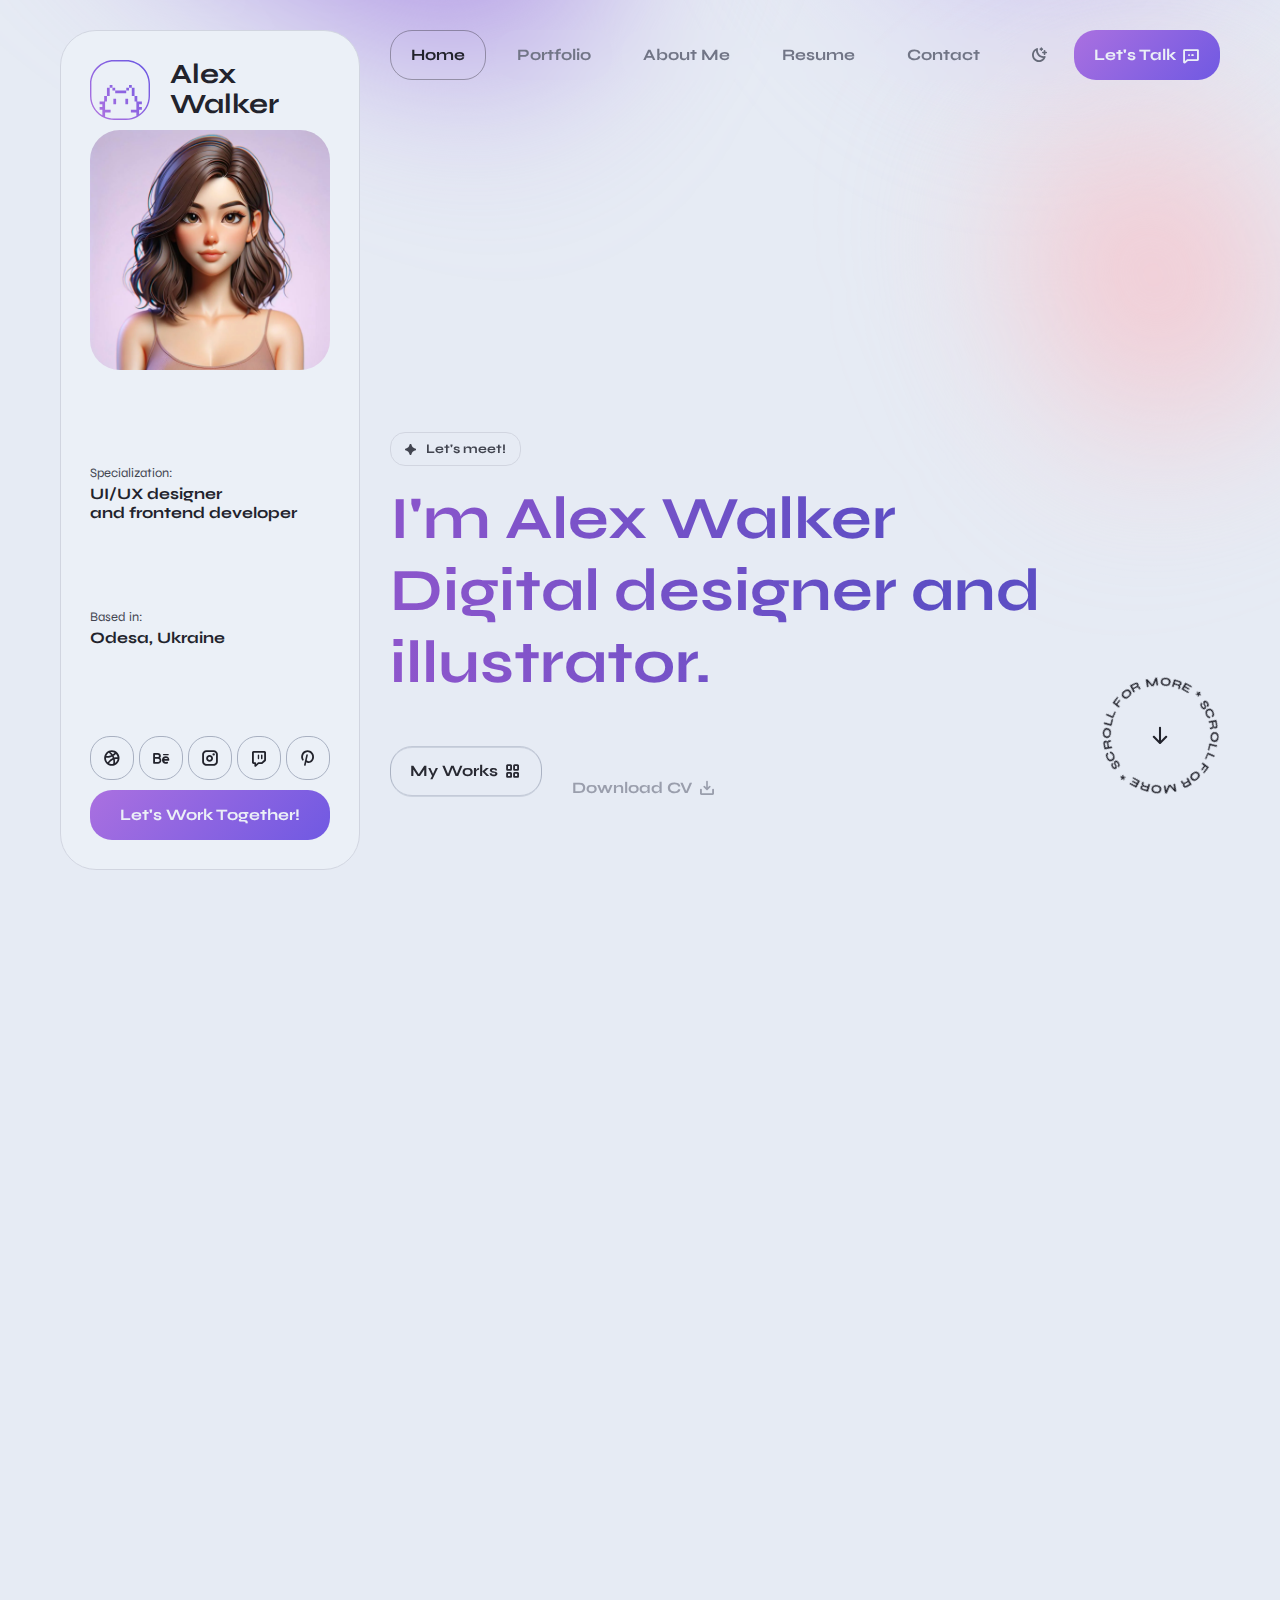
<file: index-gradient.html>
<!DOCTYPE html>
<html lang="en" dir="ltr">

  
<!-- Mirrored from mixdesign.club/themeforest/braxton/index-gradient.html by HTTrack Website Copier/3.x [XR&CO'2014], Tue, 30 Jul 2024 07:47:22 GMT -->
<!-- Added by HTTrack --><meta http-equiv="content-type" content="text/html;charset=utf-8" /><!-- /Added by HTTrack -->
<head>
    <meta charset="UTF-8">

    <!-- Page Title -->
    <title>Braxton - Personal Portfolio & Resume HTML Template</title>

    <!-- Meta Tags -->
    <meta name="description" content="Show yourself brightly with Braxton - unique and creative portfolio and resume template!">
    <meta name="keywords" content="mix_design, resume, portfolio, personal page, cv, template, one page, responsive, html5, css3, creative, clean">
    <meta name="author" content="mix_design">

    <!-- Viewport Meta-->
    <meta http-equiv="X-UA-Compatible" content="IE=edge">
    <meta name="viewport" content="width=device-width, initial-scale=1, maximum-scale=1">

    <!-- Template Favicon & Icons Start -->
    <link rel="icon" href="img/favicon/favicon.ico" sizes="any">
    <link rel="icon" href="img/favicon/icon.svg" type="image/svg+xml">
    <link rel="apple-touch-icon" href="img/favicon/apple-touch-icon.png">
    <link rel="manifest" href="img/favicon/manifest.webmanifest">
    <!-- Template Favicon & Icons End -->

    <!-- Facebook Metadata Start -->
    <meta property="og:image:height" content="1200">
    <meta property="og:image:width" content="1200">
    <meta property="og:title" content="Braxton - Personal Portfolio & Resume HTML Template">
    <meta property="og:description" content="Show yourself brightly with Braxton - unique and creative portfolio and resume template!">
    <meta property="og:url" content="https://mixdesign.club/themeforest/braxton">
    <meta property="og:image" content="img/favicon/og-image.html">
    <!-- Facebook Metadata End -->

    <!-- Template Styles Start -->
    <link rel="stylesheet" href="css/loaders/loader.css">
    <link rel="stylesheet" type="text/css" href="css/plugins.css">
    <link rel="stylesheet" type="text/css" href="css/main.css">
    <!-- Template Styles End -->

    <!-- Custom Browser Color Start -->
    <meta name="theme-color" media="(prefers-color-scheme: light)" content="#dcdce7">
    <meta name="theme-color" media="(prefers-color-scheme: dark)" content="#111111">
    <meta name="msapplication-navbutton-color" content="#111111">
    <meta name="apple-mobile-web-app-capable" content="yes">
    <meta name="apple-mobile-web-app-status-bar-style" content="black-translucent">
    <!-- Custom Browser Color End -->
  </head>

  <body>

    <!-- Loader Start -->
    <div id="loader" class="loader">
      <div id="loaderContent" class="loader__content">
        <div class="loader__shadow"></div>
        <div class="loader__box"></div>
      </div>
    </div>
    <!-- Loader End -->

    <!-- Header Start -->
    <header id="header" class="header d-flex justify-content-between">

      <!-- Navigation Menu Start -->
      <div class="header__navigation">
        <nav id="menu" class="menu">
          <ul class="menu__list d-flex justify-content-start">
            <li class="menu__item">
              <a class="menu__link btn" href="#home">
                <span class="menu__caption">Home</span>
                <i class="ph-bold ph-house-simple"></i>
              </a>
            </li>
            <li class="menu__item">
              <a class="menu__link btn" href="#portfolio">
                <span class="menu__caption">Portfolio</span>
                <i class="ph-bold ph-squares-four"></i>
              </a>
            </li>
            <li class="menu__item">
              <a class="menu__link btn" href="#about">
                <span class="menu__caption">About Me</span>
                <i class="ph-bold ph-user"></i>
              </a>
            </li>
            <li class="menu__item">
              <a class="menu__link btn" href="#resume">
                <span class="menu__caption">Resume</span>
                <i class="ph-bold ph-article"></i>
              </a>
            </li>
            <li class="menu__item">
              <a class="menu__link btn" href="#contact">
                <span class="menu__caption">Contact</span>
                <i class="ph-bold ph-envelope"></i>
              </a>
            </li>
          </ul>
        </nav>
      </div>
      <!-- Navigation Menu End -->

      <!-- Header Controls Start -->
      <div class="header__controls d-flex justify-content-end">
        <button id="color-switcher" class="color-switcher header__switcher btn" type="button" role="switch" aria-label="light/dark mode" aria-checked="true"></button>
        <a id="notify-trigger" class="header__trigger btn" href="mailto:example@example.com?subject=Message%20from%20your%20site">
          <span class="trigger__caption">Let's Talk</span>
          <i class="ph-bold ph-chat-dots"></i>
        </a>
      </div>
      <!-- Header Controls End -->

    </header>
    <!-- Header End -->

    <!-- Gradient Background Start -->
    <div class="gradient-background">
      <div class="blur"></div>
      <div class="blur"></div>
      <div class="blur"></div>
    </div>
    <!-- Gradient Background End -->

    <!-- Avatar Side Block Start -->
    <div id="avatar" class="avatar">
      <div class="avatar__container d-flex flex-column justify-content-lg-between">
        <!-- image and logo -->
        <div class="avatar__block">
          <div class="avatar__logo d-flex align-items-center">
            <div class="logo__image">
              <!-- Your Logo Here!!! -->
              <!--<img src="img/logo.svg" alt="Braxton - Personal Portfolio & Resume HTML Template Logo">-->
              <svg xmlns="http://www.w3.org/2000/svg" x="0px" y="0px"
                width="85px" height="85px" viewBox="0 0 85 85" 
                style="enable-background:new 0 0 85 85;" xml:space="preserve" class="gradient-fill">
                <style type="text/css">
                  .gradient-fill {
                    fill: url(#gradientFill);
                  }
                </style>
                <g>
                  <linearGradient id="gradientFill" gradientUnits="userSpaceOnUse" x1="9.9604" y1="75.0338" x2="75.0387" y2="9.9555">
                    <stop  offset="0" style="stop-color:var(--accent)"/>
                    <stop  offset="1" style="stop-color:var(--secondary)"/>
                  </linearGradient>
                  <path class="gradient-fill" d="M51,0H34C15.2,0,0,15.2,0,34v17c0,14.3,8.9,26.6,21.4,31.6c0,0,0,0,0,0l0,0C25.3,84.1,29.5,85,34,85h17
                    c6,0,11.7-1.6,16.6-4.3c0.1-0.1,0.2-0.1,0.3-0.2C78.1,74.6,85,63.6,85,51V34C85,15.2,69.8,0,51,0z M83,51c0,10.7-5.3,20.2-13.4,26
                    v-2.5v-3.9h3.9v-3.9h-3.9v-3.9h3.9v-3.9h-3.9H67v-3.9V51h-3.9v3.9v3.9h2.6v3.9v3.9v3.9h-3.9h-3.9v3.9h3.9h3.9v3.9v1
                    C61.3,81.7,56.3,83,51,83H34c-4.5,0-8.7-0.9-12.6-2.6v-2v-3.9h3.9h3.9v-3.9h-3.9h-3.9v-3.9v-3.9v-3.9H24v-3.9V51h-3.9v3.9v3.9h-2.6
                    h-3.9v3.9h3.9v3.9h-3.9v3.9h3.9v3.9v3.9C8.2,72.8,2,62.6,2,51V34C2,16.4,16.4,2,34,2h17c17.6,0,32,14.4,32,32V51z M50.1,54.9H54
                    v3.9v3.9h-3.9v-3.9V54.9z M33.1,54.9H37v3.9v3.9h-3.9v-3.9V54.9z M27.9,51H24v-3.9v-3.9v-3.9h3.9v3.9v3.9V51z M31.8,39.3h-3.9v-3.9
                    h3.9V39.3z M31.8,43.2v-3.9h3.9v3.9H31.8z M63.1,47.1V51h-3.9v-3.9v-3.9v-3.9h3.9v3.9V47.1z M35.7,47.1v-3.9h3.9h3.9h3.9h3.9v3.9
                    h-3.9h-3.9h-3.9H35.7z M59.2,39.3h-3.9v-3.9h3.9V39.3z M55.3,43.2h-3.9v-3.9h3.9V43.2z"/>
                </g>
              </svg>
            </div>
            <div class="logo__caption">
              <p>Alex<br>Walker</p>
            </div>
          </div>
          <div class="avatar__image">
            <img src="img/avatars/1024x1024_a02.webp" alt="Braxton - Personal Portfolio & Resume HTML Template Avatar">
          </div>
        </div>
        <!-- data caption #1 -->
        <div class="avatar__block">
          <h6>
            <small class="top">Specialization:</small>
            UI/UX designer<br>and frontend developer
          </h6>
        </div>
        <!-- data caption #2 -->
        <div class="avatar__block">
          <h6>
            <small class="top">Based in:</small>
            Odesa, Ukraine
          </h6>
        </div>
        <!-- socials and CTA button -->
        <div class="avatar__block">
          <div class="avatar__socials">
            <ul class="socials-square d-flex justify-content-between">
              <li class="socials-square__item">
                <a class="socials-square__link btn" href="https://dribbble.com/" target="_blank"><i class="ph-bold ph-dribbble-logo"></i></a>
              </li>
              <li class="socials-square__item">
                <a class="socials-square__link btn" href="https://www.behance.net/" target="_blank"><i class="ph-bold ph-behance-logo"></i></a>
              </li>
              <li class="socials-square__item">
                <a class="socials-square__link btn" href="https://www.instagram.com/" target="_blank"><i class="ph-bold ph-instagram-logo"></i></a>
              </li>
              <li class="socials-square__item">
                <a class="socials-square__link btn" href="https://www.twitch.tv/" target="_blank"><i class="ph-bold ph-twitch-logo"></i></a>
              </li>
              <li class="socials-square__item">
                <a class="socials-square__link btn" href="https://www.pinterest.com/" target="_blank"><i class="ph-bold ph-pinterest-logo"></i></a>
              </li>
            </ul>
          </div>
          <div class="avatar__btnholder">
            <a class="btn btn-default btn-fullwidth btn-hover btn-hover-accent" href="#contact" target="_blank">
              <span class="btn-caption">Let's Work Together!</span>
            </a>
          </div>
        </div>
      </div>
    </div>
    <!-- Avatar Side Block End -->

    <!-- Page Content Start -->
    <div id="content" class="content">
      <div class="content__wrapper">

        <!-- Intro Section Start -->
        <section id="home" class="main intro">

          <!-- Headline Start -->
          <div id="headline" class="headline d-flex align-items-start flex-column" data-speed="1">
            <p class="headline__subtitle animate-headline">
              <svg xmlns="http://www.w3.org/2000/svg" x="0px" y="0px" width="13px" height="13px" viewBox="0 0 13 13" fill="currentColor">
                <path fill="currentColor" d="M5.6,12.6c-0.5-0.8-0.7-2.4-1.7-3.5c-1-1-2.7-1.2-3.5-1.7C-0.1,7-0.1,6,0.4,5.6c0.8-0.5,2.3-0.6,3.5-1.8
                  C5,2.8,5.1,1.2,5.6,0.4C6-0.1,7-0.1,7.4,0.4c0.5,0.8,0.7,2.4,1.8,3.5c1.2,1.2,2.6,1.2,3.5,1.7c0.6,0.4,0.6,1.4,0,1.7
                  C11.8,7.9,10.2,8,9.1,9.1c-1,1-1.2,2.7-1.7,3.5C7,13.1,6,13.1,5.6,12.6z"/>
              </svg>
              <span>Let's meet!</span>
            </p>
            <h1 class="headline__title animate-headline">I'm Alex Walker<br>Digital designer and illustrator.</h1>
            <div class="headline__btnholder d-flex flex-column flex-sm-row">
              <a class="btn mobile-vertical btn-default btn-hover btn-hover-accent-mobile animate-headline" href="#portfolio">
                <span class="btn-caption">My Works</span>
                <i class="ph-bold ph-squares-four"></i>
              </a>
              <a class="btn mobile-vertical btn-default btn-hover btn-hover-outline-mobile animate-headline" href="#0">
                <span class="btn-caption">Download CV</span>
                <i class="ph-bold ph-download-simple"></i>
              </a>
            </div>
          </div>
          <!-- Headline End -->

          <!-- Scroll Button Start -->
          <div class="rotating-btn">
            <a href="#portfolio" class="rotating-btn__link slide-down">
              <!-- SVG rotating text -->
              <svg version="1.1" xmlns="http://www.w3.org/2000/svg" xmlns:xlink="http://www.w3.org/1999/xlink" x="0px" y="0px"
                viewBox="0 0 120 120" style="enable-background:new 0 0 120 120;" xml:space="preserve" 
                class="animate-rotation" data-value="360">
                <defs>
                  <path id="textPath" d="M110,59.5c0,27.6-22.4,50-50,50s-50-22.4-50-50s22.4-50,50-50S110,31.9,110,59.5z"/>
                </defs>
                <g>
                  <use xlink:href="#textPath" fill="none"></use>
                  <text>
                    <!-- button text here!!! -->
                    <textPath xlink:href="#textPath">Scroll for More * Scroll for More * </textPath>
                  </text>
                </g>
              </svg>
              <!-- arrow icon -->
              <i class="ph-bold ph-arrow-down"></i>
            </a>
          </div>
          <!-- Scroll Button End -->

        </section>
        <!-- Intro Section End -->

        <!-- Portfolio Section Start -->
        <section id="portfolio" class="inner inner-first portfolio">

          <!-- Content Block - H2 Section Title Start -->
          <div class="content__block section-grid-title">
            <p class="h2__subtitle animate-in-up">
              <svg xmlns="http://www.w3.org/2000/svg" x="0px" y="0px" width="13px" height="13px" viewBox="0 0 13 13" fill="currentColor">
                <path fill="currentColor" d="M5.6,12.6c-0.5-0.8-0.7-2.4-1.7-3.5c-1-1-2.7-1.2-3.5-1.7C-0.1,7-0.1,6,0.4,5.6c0.8-0.5,2.3-0.6,3.5-1.8
                  C5,2.8,5.1,1.2,5.6,0.4C6-0.1,7-0.1,7.4,0.4c0.5,0.8,0.7,2.4,1.8,3.5c1.2,1.2,2.6,1.2,3.5,1.7c0.6,0.4,0.6,1.4,0,1.7
                  C11.8,7.9,10.2,8,9.1,9.1c-1,1-1.2,2.7-1.7,3.5C7,13.1,6,13.1,5.6,12.6z"/>
              </svg>
              <span>Portfolio</span>
            </p>
            <h2 class="h2__title animate-in-up">Check out my featured projects</h2>
          </div>
          <!-- Content Block - H2 Section Title End -->

          <!-- Content Block - Works Gallery Start -->
          <div class="content__block grid-block">
            <div class="container-fluid px-0 inner__gallery">
              <div class="row gx-0 my-gallery" itemscope itemtype="http://schema.org/ImageGallery">
    
                <!-- Works Gallery Single Item Start -->
                <figure class="col-12 col-md-6 gallery__item grid-item animate-card-2" itemprop="associatedMedia" itemscope itemtype="http://schema.org/ImageObject">
                  <a href="img/works/1400x1400_w01.webp" data-image="img/works/1400x1400_w01.webp" class="gallery__link" itemprop="contentUrl" data-size="1400x1400">
                    <img src="img/works/800_w01-thumb.webp" class="gallery__image" itemprop="thumbnail" alt="Image description">
                  </a>
                  <figcaption class="gallery__descr" itemprop="caption description">
                    <h5>Isometric House</h5>
                    <div class="card__tags d-flex flex-wrap">
                      <span class="rounded-tag opposite">Illustrations</span>
                      <span class="rounded-tag opposite">3D Render</span>
                    </div>
                    <p class="small">Mauris porttitor lobortis ligula, quis molestie lorem scelerisque eu. Morbi aliquam enim odio.
                    </p>
                  </figcaption>
                </figure>
                <!-- Works Gallery Single Item End -->
    
                <!-- Works Gallery Single Item Start -->
                <figure class="col-12 col-md-6 gallery__item grid-item animate-card-2" itemprop="associatedMedia" itemscope itemtype="http://schema.org/ImageObject">
                  <a href="img/works/1400x1400_w02.webp" data-image="img/works/800_w02-thumb.webp" class="gallery__link" itemprop="contentUrl" data-size="1400x1400">
                    <img src="img/works/800_w02-thumb.webp" class="gallery__image" itemprop="thumbnail" alt="Image description">
                  </a>
                  <figcaption class="gallery__descr opposite" itemprop="caption description">
                    <h5 class="opposite">Dashboard Template</h5>
                    <div class="card__tags d-flex flex-wrap">
                      <span class="rounded-tag">UI Design</span>
                      <span class="rounded-tag">Figma</span>
                    </div>
                    <p class="small">Mauris porttitor lobortis ligula, quis molestie lorem scelerisque eu. Morbi aliquam enim odio,
                      a mollis ipsum tristique eu.
                    </p>
                  </figcaption>
                </figure>
                <!-- Works Gallery Single Item End -->
    
                <!-- Works Gallery Single Item Start -->
                <figure class="col-12 col-md-6 gallery__item grid-item animate-card-2" itemprop="associatedMedia" itemscope itemtype="http://schema.org/ImageObject">
                  <a href="img/works/1400x1400_w03.webp" data-image="img/works/800_w03-thumb.webp" class="gallery__link" itemprop="contentUrl" data-size="1400x1400">
                    <img src="img/works/800_w03-thumb.webp" class="gallery__image" itemprop="thumbnail" alt="Image description">
                  </a>
                  <figcaption class="gallery__descr opposite" itemprop="caption description">
                    <h5 class="opposite">Notification Icon</h5>
                    <div class="card__tags d-flex flex-wrap">
                      <span class="rounded-tag">Illustrations</span>
                      <span class="rounded-tag">3D Render</span>
                    </div>
                    <p class="small">Mauris porttitor lobortis ligula, quis molestie lorem scelerisque eu. Morbi aliquam enim odio,
                      a mollis ipsum tristique eu.
                    </p>
                  </figcaption>
                </figure>
                <!-- Works Gallery Single Item End -->
    
                <!-- Works Gallery Single Item Start -->
                <figure class="col-12 col-md-6 gallery__item grid-item animate-card-2" itemprop="associatedMedia" itemscope itemtype="http://schema.org/ImageObject">
                  <a href="img/works/1400x1400_w04.webp" data-image="img/works/800_w04-thumb.webp" class="gallery__link" itemprop="contentUrl" data-size="1400x1400">
                    <img src="img/works/800_w04-thumb.webp" class="gallery__image" itemprop="thumbnail" alt="Image description">
                  </a>
                  <figcaption class="gallery__descr " itemprop="caption description">
                    <h5>Smart Penguin</h5>
                    <div class="card__tags d-flex flex-wrap">
                      <span class="rounded-tag opposite">Illustrations</span>
                      <span class="rounded-tag opposite">AI Experiment</span>
                    </div>
                    <p class="small">Mauris porttitor lobortis ligula, quis molestie lorem scelerisque eu. Morbi aliquam enim odio,
                      a mollis ipsum tristique eu.
                    </p>
                  </figcaption>
                </figure>
                <!-- Works Gallery Single Item End -->
    
              </div>
            </div>
          </div>
          <!-- Content Block - Works Gallery End -->

        </section>
        <!-- Portfolio Section End -->

        <!-- About Section Start -->
        <section id="about" class="inner about">

          <!-- Content Block - H2 Section Title Start -->
          <div class="content__block section-grid-title">
            <p class="h2__subtitle animate-in-up">
              <svg xmlns="http://www.w3.org/2000/svg" x="0px" y="0px" width="13px" height="13px" viewBox="0 0 13 13" fill="currentColor">
                <path fill="currentColor" d="M5.6,12.6c-0.5-0.8-0.7-2.4-1.7-3.5c-1-1-2.7-1.2-3.5-1.7C-0.1,7-0.1,6,0.4,5.6c0.8-0.5,2.3-0.6,3.5-1.8
                  C5,2.8,5.1,1.2,5.6,0.4C6-0.1,7-0.1,7.4,0.4c0.5,0.8,0.7,2.4,1.8,3.5c1.2,1.2,2.6,1.2,3.5,1.7c0.6,0.4,0.6,1.4,0,1.7
                  C11.8,7.9,10.2,8,9.1,9.1c-1,1-1.2,2.7-1.7,3.5C7,13.1,6,13.1,5.6,12.6z"/>
              </svg>
              <span>About Me</span>
            </p>
            <h2 class="h2__title animate-in-up">Turning complex problems into simple design</h2>
          </div>
          <!-- Content Block - H2 Section Title End -->

          <!-- Content Block - Achievements Start -->
          <div class="content__block grid-block">
            <div class="achievements d-flex flex-column flex-md-row align-items-md-stretch">
              <!-- achievements single item -->
              <div class="achievements__item d-flex flex-column grid-item animate-card-3">
                <div class="achievements__card">
                  <p class="achievements__number">40+</p>
                  <p class="achievements__descr">Happy clients</p>
                </div>
              </div>
              <!-- achievements single item -->
              <div class="achievements__item d-flex flex-column grid-item animate-card-3">
                <div class="achievements__card">
                  <p class="achievements__number">2+</p>
                  <p class="achievements__descr">Years of experience</p>
                </div>
              </div>
              <!-- achievements single item -->
              <div class="achievements__item d-flex flex-column grid-item animate-card-3">
                <div class="achievements__card">
                  <p class="achievements__number">50+</p>
                  <p class="achievements__descr">Projects done</p>
                </div>
              </div>
            </div>
          </div>
          <!-- Content Block - Achievements End -->

          <!-- Content Block - About Me Data Start -->
          <div class="content__block grid-block block-large">
            <div class="container-fluid p-0">
              <div class="row g-0 justify-content-between">
                
                <!-- About Me Description Start -->
                <div class="col-12 col-xl-8 grid-item about-descr">
                  <p class="about-descr__text animate-in-up">
                    I wonder if I've been changed in the night? Let me think. Was I the same when I got up this morning? 
                    I almost think I can remember feeling a little different. 
                    But if I'm not the same, the 
                    <a href="#0" class="text-link">next question</a> 
                    is 'Who in the world am I?' Ah, that's the great puzzle!
                  </p>
                  <p class="about-descr__text animate-in-up">
                    Be what you would seem to be - or, if you'd like it put more simply - never imagine yourself not to be otherwise 
                    than what it might appear to others that what you were or 
                    <a href="#0" class="text-link">might have been</a> 
                    was not otherwise than what you had been 
                    would have appeared to them to be otherwise.
                  </p>
                  <div class="btn-group about-descr__btnholder animate-in-up">
                    <a class="btn mobile-vertical btn-default btn-hover btn-hover-accent" href="#0">
                      <span class="btn-caption">Download CV</span>
                      <i class="ph-bold ph-download-simple"></i>
                    </a>
                  </div>
                </div>
                <!-- About Me Description End -->
      
                <!-- About Me Information Start -->
                <div class="col-12 col-xl-4 grid-item about-info">
                  <div class="about-info__item animate-in-up">
                    <h6>
                      <small class="top">Name</small>
                      Alex Walker
                    </h6>
                  </div>
                  <div class="about-info__item animate-in-up">
                    <h6>
                      <small class="top">Phone</small>
                      <a class="text-link-bold" href="tel:+12127089400">+1 212-708-9400</a>
                    </h6>
                  </div>
                  <div class="about-info__item animate-in-up">
                    <h6>
                      <small class="top">Email</small>
                      <a class="text-link-bold" href="mailto:example@example.com?subject=Message%20from%20your%20site">hello@yourdomain.com</a>
                    </h6>
                  </div>
                  <div class="about-info__item animate-in-up">
                    <h6>
                      <small class="top">Location</small>
                      <a class="text-link-bold" href="https://maps.app.goo.gl/xMJXTEUeHkv6kYRQ6" target="_blank">Odesa, Ukraine</a>
                    </h6>
                  </div>
                </div>
                <!-- About Me Information End -->
      
              </div>
            </div>
          </div>
          <!-- Content Block - About Me Data End -->

          <!-- Content Block - Services Start -->
          <div class="content__block grid-block">
            <div class="container-fluid p-0">
              <div class="row g-0 align-items-stretch cards">
                <!-- services cards grid single item -->
                <div class="col-12 col-md-6 cards__item grid-item animate-card-2">
                  <div class="cards__card d-flex flex-column">
                    <div class="cards__descr">
                      <h4 class="cards__title animate-in-up">Frontend<br>development</h4>
                      <div class="cards__tags d-flex flex-wrap animate-in-up">
                        <span class="rounded-tag tag-outline">UI/UX Design</span>
                        <span class="rounded-tag tag-outline">Design to Code</span>
                      </div>
                      <p class="small cards__text animate-in-up">I work with HTML/CSS, Framer and WordPress.</p>
                    </div>
                    <div class="cards__image d-flex animate-in-up">
                      <img src="img/services/1200x900_s01.webp" alt="Service/Feature Image">
                    </div>
                  </div>
                </div>
                <!-- services grid cards single item -->
                <div class="col-12 col-md-6 cards__item grid-item animate-card-2">
                  <div class="cards__card d-flex flex-column">
                    <div class="cards__descr">
                      <h4 class="cards__title animate-in-up">Digital art and graphic design</h4>
                      <div class="cards__tags d-flex flex-wrap animate-in-up">
                        <span class="rounded-tag tag-outline">Illustrations</span>
                        <span class="rounded-tag tag-outline">AI Experiments</span>
                      </div>
                      <p class="small cards__text animate-in-up">I use Adobe Photoshop, Fresco and Blender to create 
                        illustrations and 3D renders for my clients and stocks.
                      </p>
                    </div>
                    <div class="cards__image d-flex animate-in-up">
                      <img src="img/services/1200x900_s02.webp" alt="Service/Feature Image">
                    </div>
                  </div>
                </div>
                <!-- services grid cards single item -->
                <div class="col-12 col-md-6 cards__item grid-item animate-card-2">
                  <div class="cards__card d-flex flex-column">
                    <div class="cards__descr">
                      <h4 class="cards__title animate-in-up">SEO/Digital marketing solutions</h4>
                      <div class="cards__tags d-flex flex-wrap animate-in-up">
                        <span class="rounded-tag tag-outline">Social Media</span>
                        <span class="rounded-tag tag-outline">Analytics</span>
                      </div>
                      <p class="small cards__text animate-in-up">Social media content plans, media monitoring, email and text messaging
                        and search engine optimization.
                      </p>
                    </div>
                    <div class="cards__image d-flex">
                      <img src="img/services/1200x900_s03.webp" alt="Service/Feature Image">
                    </div>
                  </div>
                </div>
                <!-- services grid cards single item -->
                <div class="col-12 col-md-6 cards__item grid-item animate-card-2">
                  <div class="cards__card d-flex flex-column">
                    <div class="cards__descr">
                      <h4 class="cards__title animate-in-up">Brand<br>identity</h4>
                      <div class="cards__tags d-flex flex-wrap animate-in-up">
                        <span class="rounded-tag tag-outline">Logo Design</span>
                        <span class="rounded-tag tag-outline">Style Guides</span>
                      </div>
                      <p class="small cards__text animate-in-up">I help my clients to develop a personality and brand voice, 
                        design the brand look and logo.
                      </p>
                    </div>
                    <div class="cards__image d-flex animate-in-up">
                      <img src="img/services/1200x900_s04.webp" alt="Service/Feature Image">
                    </div>
                  </div>
                </div>
    
              </div>
            </div>
          </div>
          <!-- Content Block - Services End -->

        </section>
        <!-- About Section End -->

        <!-- Resume Section Start -->
        <section id="resume" class="inner resume">

          <!-- Content Block - H2 Section Title Start -->
          <div class="content__block block-large">
            <p class="h2__subtitle animate-in-up">
              <svg xmlns="http://www.w3.org/2000/svg" x="0px" y="0px" width="13px" height="13px" viewBox="0 0 13 13" fill="currentColor">
                <path fill="currentColor" d="M5.6,12.6c-0.5-0.8-0.7-2.4-1.7-3.5c-1-1-2.7-1.2-3.5-1.7C-0.1,7-0.1,6,0.4,5.6c0.8-0.5,2.3-0.6,3.5-1.8
                  C5,2.8,5.1,1.2,5.6,0.4C6-0.1,7-0.1,7.4,0.4c0.5,0.8,0.7,2.4,1.8,3.5c1.2,1.2,2.6,1.2,3.5,1.7c0.6,0.4,0.6,1.4,0,1.7
                  C11.8,7.9,10.2,8,9.1,9.1c-1,1-1.2,2.7-1.7,3.5C7,13.1,6,13.1,5.6,12.6z"/>
              </svg>
              <span>Resume</span>
            </p>
            <h2 class="h2__title animate-in-up">Education and practical experience</h2>
            <p class="h2__text animate-in-up">
              Be what you would seem to be - or, if you'd like it put more simply - never imagine yourself not to be otherwise 
              than what it might appear to others that what you were or 
              <a href="#0" class="text-link">might have been</a> 
              was not otherwise than what you had been 
              would have appeared to them to be otherwise.
            </p>
          </div>
          <!-- Content Block - H2 Section Title End -->

          <!-- Content Block - Education Start -->
          <div class="content__block block-large">

            <!-- H3 Block Start -->
            <div class="section-h3">
              <h3 class="h3__title animate-in-up">My education</h3>
            </div>
            <!-- H3 Block End -->

            <!-- Education Lines Start -->
            <div class="container-fluid p-0 resume-lines">
              <!-- education single item -->
              <div class="row g-0 resume-lines__item animate-in-up">
                <div class="col-12 col-md-2">
                  <span class="resume-lines__date animate-in-up">2015 - 2016</span>
                </div>
                <div class="col-12 col-md-5">
                  <h5 class="resume-lines__title animate-in-up">Drawing Concentration</h5>
                  <p class="resume-lines__source animate-in-up">Course by
                    <a href="#0" class="text-link-bold" target="_blank">New York Academy of Art</a>
                  </p>
                </div>
                <div class="col-12 col-md-5">
                  <p class="small resume-lines__descr animate-in-up">Intensive drawing courses that present the fundamental principles of drawing.</p>
                </div>
              </div>
              <!-- education single item -->
              <div class="row g-0 resume-lines__item animate-in-up">
                <div class="col-12 col-md-2">
                  <span class="resume-lines__date animate-in-up">2019 - 2021</span>
                </div>
                <div class="col-12 col-md-5">
                  <h5 class="resume-lines__title animate-in-up">UI/UX Design Specialization</h5>
                  <p class="resume-lines__source animate-in-up">Course by 
                    <a href="#0" class="text-link-bold" target="_blank">California Institute of Arts</a>
                  </p>
                </div>
                <div class="col-12 col-md-5">
                  <p class="small resume-lines__descr animate-in-up">Research, design, and prototype effective, visually-driven websites and apps.</p>
                </div>
              </div>
              <!-- education single item -->
              <div class="row g-0 resume-lines__item animate-in-up">
                <div class="col-12 col-md-2">
                  <span class="resume-lines__date animate-in-up">2022</span>
                </div>
                <div class="col-12 col-md-5">
                  <h5 class="resume-lines__title animate-in-up">UI/UX Designer</h5>
                  <p class="resume-lines__source animate-in-up"> Course by
                    <a href="#0" class="text-link-bold" target="_blank">Coursera</a>
                  </p>
                </div>
                <div class="col-12 col-md-5">
                  <p class="small resume-lines__descr animate-in-up">This cource is about how to complete the design process from beginning to end.</p>
                </div>
              </div>
            </div>
            <!-- Education Lines End -->

          </div>
          <!-- Content Block - Education End -->

          <!-- Content Block - Experience Start -->
          <div class="content__block block-large">

            <!-- H3 Block Start -->
            <div class="section-h3">
              <h3 class="h3__title animate-in-up">Work experience</h3>
            </div>
            <!-- H3 Block End -->

            <!-- Experience Lines Start -->
            <div class="container-fluid p-0 resume-lines">
              <!-- experience single item -->
              <div class="row g-0 resume-lines__item animate-in-up">
                <div class="col-12 col-md-2">
                  <span class="resume-lines__date animate-in-up">2018 - 2019</span>
                </div>
                <div class="col-12 col-md-5">
                  <h5 class="resume-lines__title animate-in-up">Illustrator</h5>
                  <p class="resume-lines__source animate-in-up">in the 
                    <a href="#0" class="text-link-bold" target="_blank">Creative Mind</a>
                    agency
                  </p>
                </div>
                <div class="col-12 col-md-5">
                  <p class="small resume-lines__descr animate-in-up">I created original images for a range of digital and printed products.</p>
                </div>
              </div>
              <!-- experience single item -->
              <div class="row g-0 resume-lines__item animate-in-up">
                <div class="col-12 col-md-2">
                  <span class="resume-lines__date animate-in-up">2019 - 2021</span>
                </div>
                <div class="col-12 col-md-5">
                  <h5 class="resume-lines__title animate-in-up">Graphic Designer</h5>
                  <p class="resume-lines__source animate-in-up">in the
                    <a href="#0" class="text-link-bold" target="_blank">Moon Light</a>
                    agency
                  </p>
                </div>
                <div class="col-12 col-md-5">
                  <p class="small resume-lines__descr animate-in-up">My job was to create adverts, branding, signage and other media products.</p>
                </div>
              </div>
              <!-- experience single item -->
              <div class="row g-0 resume-lines__item animate-in-up">
                <div class="col-12 col-md-2">
                  <span class="resume-lines__date animate-in-up">2021 - now</span>
                </div>
                <div class="col-12 col-md-5">
                  <h5 class="resume-lines__title animate-in-up">UI/UX Designer</h5>
                  <p class="resume-lines__source animate-in-up">in the
                    <a href="#0" class="text-link-bold" target="_blank">Moon Light</a>
                    agency
                  </p>
                </div>
                <div class="col-12 col-md-5">
                  <p class="small resume-lines__descr animate-in-up">I am actively involved in creating user interfaces for mobile apps and websites.</p>
                </div>
              </div>
            </div>
            <!-- Experience Lines End -->

          </div>
          <!-- Content Block - Experience End -->

          <!-- Content Block - H3 Block Start -->
          <div class="content__block">
            <div class="section-h3 section-h3-grid">
              <h3 class="h3__title animate-in-up">My favourite tools</h3>
            </div>
          </div>
          <!-- Content Block - H3 Block End -->

          <!-- Content Block - Tools List Start -->
          <div class="content__block grid-block block-large">
            <!-- Tools List Start -->
            <div class="tools-cards d-flex justify-content-start flex-wrap">
              <!-- tools simgle item -->
              <div class="tools-cards__item d-flex grid-item-s animate-card-5">
                <div class="tools-cards__card">
                  <img class="tools-cards__icon animate-in-up" src="img/icons/icon-photoshop.svg" alt="Tools Icon">
                  <h6 class="tools-cards__caption animate-in-up">Photoshop</h6>
                </div>
              </div>
              <!-- tools simgle item -->
              <div class="tools-cards__item d-flex grid-item-s animate-card-5">
                <div class="tools-cards__card">
                  <img class="tools-cards__icon animate-in-up" src="img/icons/icon-figma.svg" alt="Tools Icon">
                  <h6 class="tools-cards__caption animate-in-up">Figma</h6>
                </div>
              </div>
              <!-- tools simgle item -->
              <div class="tools-cards__item d-flex grid-item-s animate-card-5">
                <div class="tools-cards__card">
                  <img class="tools-cards__icon animate-in-up" src="img/icons/icon-illustrator.svg" alt="Tools Icon">
                  <h6 class="tools-cards__caption animate-in-up">Illustrator</h6>
                </div>
              </div>
              <!-- tools simgle item -->
              <div class="tools-cards__item d-flex grid-item-s animate-card-5">
                <div class="tools-cards__card">
                  <img class="tools-cards__icon animate-in-up" src="img/icons/icon-scketch.svg" alt="Tools Icon">
                  <h6 class="tools-cards__caption animate-in-up">Sketch</h6>
                </div>
              </div>
              <!-- tools simgle item -->
              <div class="tools-cards__item d-flex grid-item-s animate-card-5">
                <div class="tools-cards__card">
                  <img class="tools-cards__icon animate-in-up" src="img/icons/icon-blender.svg" alt="Tools Icon">
                  <h6 class="tools-cards__caption animate-in-up">Blender</h6>
                </div>
              </div>
              <!-- tools simgle item -->
              <div class="tools-cards__item d-flex grid-item-s animate-card-5">
                <div class="tools-cards__card">
                  <img class="tools-cards__icon animate-in-up" src="img/icons/icon-html.svg" alt="Tools Icon">
                  <h6 class="tools-cards__caption animate-in-up">HTML5</h6>
                </div>
              </div>
              <!-- tools simgle item -->
              <div class="tools-cards__item d-flex grid-item-s animate-card-5">
                <div class="tools-cards__card">
                  <img class="tools-cards__icon animate-in-up" src="img/icons/icon-css.svg" alt="Tools Icon">
                  <h6 class="tools-cards__caption animate-in-up">CSS3</h6>
                </div>
              </div>
              <!-- tools simgle item -->
              <div class="tools-cards__item d-flex grid-item-s animate-card-5">
                <div class="tools-cards__card">
                  <img class="tools-cards__icon animate-in-up" src="img/icons/icon-notion.svg" alt="Tools Icon">
                  <h6 class="tools-cards__caption animate-in-up">Notion</h6>
                </div>
              </div>
            </div>
            <!-- Tools List End -->
          </div>
          <!-- Content Block - Tools List End -->

          <!-- Content Block - H2 Block Start -->
          <div class="content__block section-title">
            <p class="h2__subtitle animate-in-up">
              <svg xmlns="http://www.w3.org/2000/svg" x="0px" y="0px" width="13px" height="13px" viewBox="0 0 13 13" fill="currentColor">
                <path fill="currentColor" d="M5.6,12.6c-0.5-0.8-0.7-2.4-1.7-3.5c-1-1-2.7-1.2-3.5-1.7C-0.1,7-0.1,6,0.4,5.6c0.8-0.5,2.3-0.6,3.5-1.8
                  C5,2.8,5.1,1.2,5.6,0.4C6-0.1,7-0.1,7.4,0.4c0.5,0.8,0.7,2.4,1.8,3.5c1.2,1.2,2.6,1.2,3.5,1.7c0.6,0.4,0.6,1.4,0,1.7
                  C11.8,7.9,10.2,8,9.1,9.1c-1,1-1.2,2.7-1.7,3.5C7,13.1,6,13.1,5.6,12.6z"/>
              </svg>
              <span>Testimonials</span>
            </p>
            <h2 class="h2__title animate-in-up">Clients say about me</h2>
          </div>
          <!-- Content Block - H2 Block End -->

          <!-- Content Block - Testimonials Slider Start -->
          <div class="content__block">

            <!-- Testimonials Slider Start -->
            <div class="testimonials-slider">
              <!-- slider main container -->
              <div class="swiper-testimonials">
                <!-- additional required wrapper -->
                <div class="swiper-wrapper">
                  <!-- slides -->
                  <div class="swiper-slide">
                    <div class="testimonials-card animate-in-up">
                      <div class="testimonials-card__tauthor d-flex animate-in-up">
                        <div class="tauthor__avatar">
                          <img src="img/avatars/400x400_t01.webp" alt="Review Author">
                        </div>
                        <div class="tauthor__info d-flex flex-column justify-content-center">
                          <p class="tauthor__name">Alex Tomato</p>
                          <p class="tauthor__position">Brand Manager in 
                            <a href="#0" class="text-link-bold" target="_blank">Instant Design</a>
                          </p>
                          <div class="tauthor__rating d-flex">
                            <i class="ph-fill ph-star"></i>
                            <i class="ph-fill ph-star"></i>
                            <i class="ph-fill ph-star"></i>
                            <i class="ph-fill ph-star"></i>
                            <i class="ph-fill ph-star"></i>
                          </div>
                        </div>
                      </div>
                      <div class="testimonials-card__descr animate-in-up">
                        <p>Lorem ipsum dolor sit amet, consectetuer adipiscing elit, sed diam nonummy nibh euismod tincidunt ut 
                          laoreet dolore magna aliquam erat volutpat. Ut wisi enim ad minim veniam, quis nostrud. Dolore magna aliquam.</p>
                      </div>
                      <div class="testimonials-card__btnholder animate-in-up">
                        <a class="btn mobile-vertical btn-line btn-transparent slide-right" href="#0">
                          <span class="btn-caption">Project Page</span>
                          <i class="ph-bold ph-arrow-right"></i>
                        </a>
                      </div>
                    </div>
                  </div>
                  <div class="swiper-slide">
                    <div class="testimonials-card  animate-in-up">
                      <div class="testimonials-card__tauthor d-flex  animate-in-up">
                        <div class="tauthor__avatar">
                          <img src="img/avatars/400x400_t02.webp" alt="Review Author">
                        </div>
                        <div class="tauthor__info d-flex flex-column justify-content-center">
                          <p class="tauthor__name">Jenny Pineapple</p>
                          <p class="tauthor__position">SEO in 
                            <a href="#0" class="text-link-bold" target="_blank">Creative People</a>
                          </p>
                          <div class="tauthor__rating d-flex">
                            <i class="ph-fill ph-star"></i>
                            <i class="ph-fill ph-star"></i>
                            <i class="ph-fill ph-star"></i>
                            <i class="ph-fill ph-star"></i>
                            <i class="ph-fill ph-star"></i>
                          </div>
                        </div>
                      </div>
                      <div class="testimonials-card__descr animate-in-up">
                        <p>Lorem ipsum dolor sit amet, consectetuer adipiscing elit, sed diam nonummy nibh euismod tincidunt ut 
                          laoreet dolore magna aliquam erat volutpat. Ut wisi enim ad minim veniam, quis nostrud. Dolore magna aliquam.</p>
                      </div>
                      <div class="testimonials-card__btnholder animate-in-up">
                        <a class="btn mobile-vertical btn-line btn-transparent slide-right" href="#0">
                          <span class="btn-caption">Project Page</span>
                          <i class="ph-bold ph-arrow-right"></i>
                        </a>
                      </div>
                    </div>
                  </div>
                </div>
                <!-- navigation buttons -->
                <div class="swiper-button-prev mxd-slider-btn-square mxd-slider-btn-square-prev animate-in-up">
                  <a class="btn btn-square btn-square-s btn-outline slide-left" href="#0">
                    <i class="ph-bold ph-caret-left"></i>
                  </a>
                </div>
                <div class="swiper-button-next mxd-slider-btn-square mxd-slider-btn-square-next animate-in-up">
                  <a class="btn btn-square btn-square-s btn-outline slide-right" href="#0">
                    <i class="ph-bold ph-caret-right"></i>
                  </a>
                </div>
              </div>
            </div>
            <!-- Testimonials Slider End -->

          </div>
          <!-- Content Block - Testimonials Slider End -->

        </section>
        <!-- Resume Section End -->

        <!-- Contact Section Start -->
        <section id="contact" class="inner contact">

          <!-- Content Block - H2 Section Title Start -->
          <div class="content__block section-title">
            <p class="h2__subtitle  animate-in-up">
              <svg xmlns="http://www.w3.org/2000/svg" x="0px" y="0px" width="13px" height="13px" viewBox="0 0 13 13" fill="currentColor">
                <path fill="currentColor" d="M5.6,12.6c-0.5-0.8-0.7-2.4-1.7-3.5c-1-1-2.7-1.2-3.5-1.7C-0.1,7-0.1,6,0.4,5.6c0.8-0.5,2.3-0.6,3.5-1.8
                  C5,2.8,5.1,1.2,5.6,0.4C6-0.1,7-0.1,7.4,0.4c0.5,0.8,0.7,2.4,1.8,3.5c1.2,1.2,2.6,1.2,3.5,1.7c0.6,0.4,0.6,1.4,0,1.7
                  C11.8,7.9,10.2,8,9.1,9.1c-1,1-1.2,2.7-1.7,3.5C7,13.1,6,13.1,5.6,12.6z"/>
              </svg>
              <span>Contact</span>
            </p>
            <h2 class="h2__title  animate-in-up">Let's make something awesome together!</h2>
          </div>
          <!-- Content Block - H2 Section Title End -->

          <!-- Content Block - Contact Form Start -->
          <div class="content__block grid-block block-grid-large">
            <div class="form-container">

              <!-- Reply Messages Start -->
              <div class="form__reply centered text-center">
                <i class="ph-bold ph-smiley reply__icon"></i>
                <p class="reply__title">Done!</p>
                <span class="reply__text">Thanks for your message. I'll get back as soon as possible.</span>
              </div> 
              <!-- Reply Messages End -->

              <!-- Contact Form Start -->
              <form class="form contact-form" id="contact-form">
                <!-- Hidden Required Fields -->
                <input type="hidden" name="project_name" value="Starter Template">
                <input type="hidden" name="admin_email" value="support@mixdesign.club">
                <input type="hidden" name="form_subject" value="Contact Form Message">
                <!-- END Hidden Required Fields-->
                <div class="container-fluid p-0">
                  <div class="row gx-0">
                    <div class="col-12 col-md-6 form__item animate-in-up">
                      <input type="text" name="Name" placeholder="Your Name*" required>
                    </div>
                    <div class="col-12 col-md-6 form__item animate-in-up">
                      <input type="text" name="Company" placeholder="Company Name">
                    </div>
                    <div class="col-12 col-md-6 form__item animate-in-up">
                      <input type="email" name="E-mail" placeholder="Email Adress*" required>
                    </div>
                    <div class="col-12 col-md-6 form__item animate-in-up">
                      <input type="tel" name="Phone" placeholder="Phone Number*" required>
                    </div>
                    <div class="col-12 form__item animate-in-up">
                      <textarea name="Message" placeholder="A Few Words*" required></textarea>
                    </div>
                    <div class="col-12 form__item animate-in-up">
                      <button class="btn btn-default btn-hover btn-hover-accent" type="submit">
                        <span class="btn-caption">Send Message</span>
                        <i class="ph-bold ph-paper-plane-tilt"></i>
                      </button>
                    </div>
                  </div>
                </div>
              </form>
              <!-- Contact Form End -->

            </div>
          </div>
          <!-- Content Block - Contact Form End -->

          <!-- Content Block - Socials Cards Start -->
          <div class="content__block grid-block">
            <div class="socials-cards d-flex justify-content-start flex-wrap">
              <!-- socials item -->
              <div class="socials-cards__item d-flex grid-item-s animate-card-5">
                <div class="socials-cards__card">
                  <i class="ph-bold ph-dribbble-logo"></i>
                  <a class="socials-cards__link" href="https://dribbble.com/" target="_blank"></a>
                </div>
              </div>
              <!-- socials item -->
              <div class="socials-cards__item d-flex grid-item-s animate-card-5">
                <div class="socials-cards__card">
                  <i class="ph-bold ph-behance-logo"></i>
                  <a class="socials-cards__link" href="https://www.behance.net/" target="_blank"></a>
                </div>
              </div>
              <!-- socials item -->
              <div class="socials-cards__item d-flex grid-item-s animate-card-5">
                <div class="socials-cards__card">
                  <i class="ph-bold ph-instagram-logo"></i>
                  <a class="socials-cards__link" href="https://www.instagram.com/" target="_blank"></a>
                </div>
              </div>
              <!-- socials item -->
              <div class="socials-cards__item d-flex grid-item-s animate-card-5">
                <div class="socials-cards__card">
                  <i class="ph-bold ph-twitch-logo"></i>
                  <a class="socials-cards__link" href="https://www.twitch.tv/" target="_blank"></a>
                </div>
              </div>
              <!-- socials item -->
              <div class="socials-cards__item d-flex grid-item-s animate-card-5">
                <div class="socials-cards__card">
                  <i class="ph-bold ph-pinterest-logo"></i>
                  <a class="socials-cards__link" href="https://www.pinterest.com/" target="_blank"></a>
                </div>
              </div>
            </div>
          </div>
          <!-- Content Block - Socials Cards End -->

          <!-- Content Block - Teaser Start -->
          <div class="content__block">
            <div class="teaser">
              <p class="teaser__text animate-in-up">Want to know more about me, tell me 
                about your project or just to say hello? 
                <a class="text-link-bold" href="mailto:example@example.com?subject=Message%20from%20your%20site">Drop me a line</a> 
                and I'll get back 
                as soon as possible.
              </p>
            </div>
          </div>
          <!-- Content Block - Teaser End -->

          <!-- Content Block - Contact Data Start -->
          <div class="content__block">
            <div class="container-fluid p-0 contact-lines animate-in-up">
              <div class="row g-0 contact-lines__item">
                <!-- data item -->
                <div class="col-12 col-md-4 contact-lines__data">
                  <p class="contact-lines__title animate-in-up">Location</p>
                  <p class="contact-lines__text animate-in-up">
                    <a class="text-link-bold" href="https://maps.app.goo.gl/xMJXTEUeHkv6kYRQ6" target="_blank">Odesa, Ukraine</a>
                  </p>
                </div>
                <!-- data item -->
                <div class="col-12 col-md-4 contact-lines__data">
                  <p class="contact-lines__title animate-in-up">Phone</p>
                  <p class="contact-lines__text animate-in-up">
                    <a class="text-link-bold" href="tel:+12127089400">+1 212-708-9400</a>
                  </p>
                </div>
                <!-- data item -->
                <div class="col-12 col-md-4 contact-lines__data">
                  <p class="contact-lines__title animate-in-up">Email</p>
                  <p class="contact-lines__text animate-in-up">
                    <a class="text-link-bold" href="mailto:example@example.com?subject=Message%20from%20your%20site">hello@alexwalker.com</a>
                  </p>
                </div>
              </div>
            </div>
          </div>
          <!-- Content Block - Contact Data End -->

        </section>
        <!-- Contact Section End -->

      </div>
    </div>
    <!-- Page Content End -->

    <!-- Root element of PhotoSwipe. Must have class pswp. -->
    <div class="pswp" tabindex="-1" role="dialog" aria-hidden="true">

      <!-- Background of PhotoSwipe.
      It's a separate element, as animating opacity is faster than rgba(). -->
      <div class="pswp__bg"></div>

      <!-- Slides wrapper with overflow:hidden. -->
      <div class="pswp__scroll-wrap">

        <!-- Container that holds slides. PhotoSwipe keeps only 3 slides in DOM to save memory. -->
        <!-- don't modify these 3 pswp__item elements, data is added later on. -->
        <div class="pswp__container">
          <div class="pswp__item"></div>
          <div class="pswp__item"></div>
          <div class="pswp__item"></div>
        </div>

        <!-- Default (PhotoSwipeUI_Default) interface on top of sliding area. Can be changed. -->
        <div class="pswp__ui pswp__ui--hidden">

          <div class="pswp__top-bar">

            <!--  Controls are self-explanatory. Order can be changed. -->

            <div class="pswp__counter"></div>

            <button class="pswp__button pswp__button--close link-s" title="Close (Esc)"></button>

            <button class="pswp__button pswp__button--share link-s" title="Share"></button>

            <button class="pswp__button pswp__button--fs link-s" title="Toggle fullscreen"></button>

            <button class="pswp__button pswp__button--zoom link-s" title="Zoom in/out"></button>

            <!-- Preloader demo http://codepen.io/dimsemenov/pen/yyBWoR -->
            <!-- element will get class pswp__preloader-active when preloader is running -->
            <div class="pswp__preloader">
              <div class="pswp__preloader__icn">
                <div class="pswp__preloader__cut">
                  <div class="pswp__preloader__donut"></div>
                </div>
              </div>
            </div>
          </div>

            <div class="pswp__share-modal pswp__share-modal--hidden pswp__single-tap">
              <div class="pswp__share-tooltip"></div>
            </div>

            <button class="pswp__button pswp__button--arrow--left link-s" title="Previous (arrow left)"></button>

            <button class="pswp__button pswp__button--arrow--right link-s" title="Next (arrow right)"></button>

            <div class="pswp__caption">
              <div class="pswp__caption__center"></div>
            </div>

        </div>

      </div>

    </div>

    <!-- Load Scripts Start -->
    <script src="js/libs.min.js"></script>
    <script>
      const randomX = random(-400, 400);
      const randomY = random(-200, 200);
      const randomDelay = random(0, 50);
      const randomTime = random(20, 40);
      const randomTime2 = random(5, 12);
      const randomAngle = random(-30, 150);

      const blurs = gsap.utils.toArray(".blur");
      blurs.forEach((blur) => {
        gsap.set(blur, {
          x: randomX(-1),
          y: randomX(1),
          rotation: randomAngle(-1)
        });

        moveX(blur, 1);
        moveY(blur, -1);
        rotate(blur, 1);
      });

      function rotate(target, direction) {
        gsap.to(target, randomTime2(), {
          rotation: randomAngle(direction),
          ease: Sine.easeInOut,
          onComplete: rotate,
          onCompleteParams: [target, direction * -1]
        });
      }

      function moveX(target, direction) {
        gsap.to(target, randomTime(), {
          x: randomX(direction),
          ease: Sine.easeInOut,
          onComplete: moveX,
          onCompleteParams: [target, direction * -1]
        });
      }

      function moveY(target, direction) {
        gsap.to(target, randomTime(), {
          y: randomY(direction),
          ease: Sine.easeInOut,
          onComplete: moveY,
          onCompleteParams: [target, direction * -1]
        });
      }

      function random(min, max) {
        const delta = max - min;
        return (direction = 1) => (min + delta * Math.random()) * direction;
      }
    </script>
    <script src="js/app.js"></script>
    <script src="js/gallery-init.js"></script>
    <!-- Load Scripts End -->
    
  </body>


<!-- Mirrored from mixdesign.club/themeforest/braxton/index-gradient.html by HTTrack Website Copier/3.x [XR&CO'2014], Tue, 30 Jul 2024 07:47:41 GMT -->
</html>
</file>
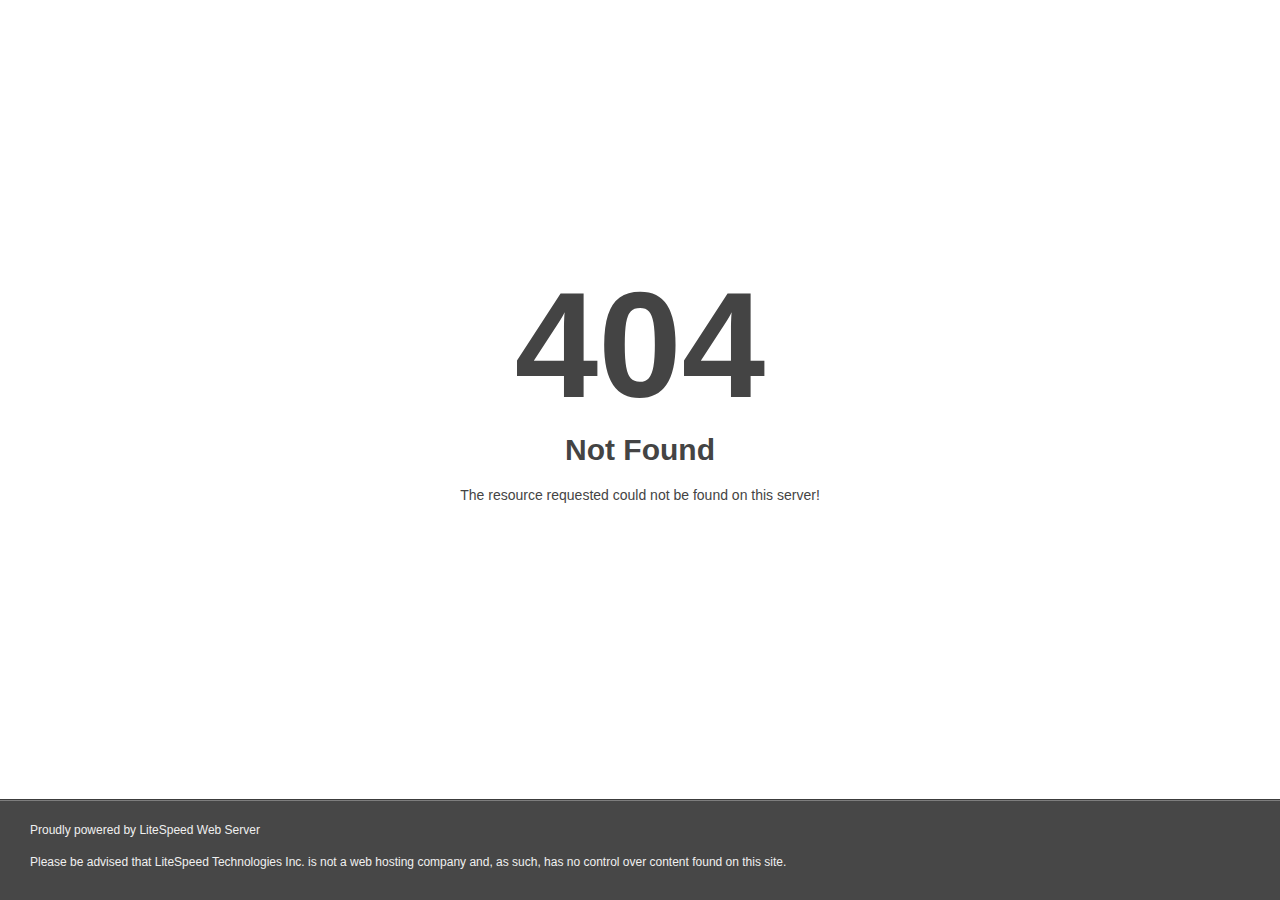
<file: img/preloader.html>
<!DOCTYPE html>
<html style="height:100%">
<head>
<meta name="viewport" content="width=device-width, initial-scale=1, shrink-to-fit=no" />
<title> 404 Not Found
</title><style>@media (prefers-color-scheme:dark){body{background-color:#000!important}}</style></head>
<body style="color: #444; margin:0;font: normal 14px/20px Arial, Helvetica, sans-serif; height:100%; background-color: #fff;">
<div style="height:auto; min-height:100%; ">     <div style="text-align: center; width:800px; margin-left: -400px; position:absolute; top: 30%; left:50%;">
        <h1 style="margin:0; font-size:150px; line-height:150px; font-weight:bold;">404</h1>
<h2 style="margin-top:20px;font-size: 30px;">Not Found
</h2>
<p>The resource requested could not be found on this server!</p>
</div></div><div style="color:#f0f0f0; font-size:12px;margin:auto;padding:0px 30px 0px 30px;position:relative;clear:both;height:100px;margin-top:-101px;background-color:#474747;border-top: 1px solid rgba(0,0,0,0.15);box-shadow: 0 1px 0 rgba(255, 255, 255, 0.3) inset;">
<br>Proudly powered by LiteSpeed Web Server<p>Please be advised that LiteSpeed Technologies Inc. is not a web hosting company and, as such, has no control over content found on this site.</p></div></body></html>
</file>
<file: css/loaders/loader.css>
/*! ------------------------------------------------
 * Project Name: Name: Braxton - Personal Portfolio & Resume HTML Template
 * Project Description: Show yourself brightly with Braxton - unique and creative portfolio and resume template!
 * Tags: mix_design, resume, portfolio, personal page, cv, template, one page, responsive, html5, css3, creative, clean 
 * Version: 1.0.0
 * Build Date: March 2024
 * Last Update: March 2024
 * This product is available exclusively on Themeforest
 * Author: mix_design
 * Author URI: https://themeforest.net/user/mix_design */
/*! File name: loader.css
 * ------------------------------------------------
 *
 * ------------------------------------------------
 * Table of Contents
 * ------------------------------------------------
 *  01. Loader Styles
 * ------------------------------------------------
 * Table of Contents End
 * ------------------------------------------------ */
:root {
  --_size: 1.6rem;
  --_font-default: "Syne", sans-serif;
  --_font-accent: "Syne", sans-serif;
  --_radius-s: 1.5rem;
  --_radius-m: 2.2rem;
  --_radius-l: 3rem;
  --_radius-xl: 3.6rem;
  --_animspeed-fast: 0.1s;
  --_animspeed-medium: 0.3s;
  --_animspeed-slow: 0.6s;
  --_animbezier: cubic-bezier(0.23, 0.65, 0.74, 1.09);
  /* light color scheme */
  --base--light: #e6ebf4;
  --base-tint--light: #ebf0f7;
  --base-shade--light: #bdc1c8;
  --accent--light: #aa70e0;
  --secondary--light: #7059e2;
  --secondary-rgba--light: rgba(112,89,226,0.3);
  --stroke-controls--light: #a8b0c1;
  --stroke-controls-neutral--light: rgba(0,0,0,0.3);
  --stroke-elements--light: #d1d5e0;
  --t-bright--light: #22232c;
  --t-medium--light: #424550;
  --t-muted--light: #666a79;
  --t-accent--light: #8f56cc;
  --t-secondary--light: #5d4ec4;
  --t-disabled--light: #717586;
  --t-placeholder--light: #969bb2;
  --base-opp--light: #111111;
  --t-opp-bright--light: #ebf0f7;
  --t-opp-medium--light: #C7C6D3;
  --t-opp-muted--light: #A1A1AF;
  --gradient-one--light: #CEC4EF;
  --gradient-two--light: #f5c5cd;
  --gradient-three--light: #ac8fe3;
  /* dark color scheme */
  --base--dark: #111111;
  --base-tint--dark: #161616;
  --base-shade--dark: #000000;
  --accent--dark: #E4B8BF;
  --secondary--dark: #CEC4EF;
  --secondary-rgba--dark: rgba(206,196,239,0.2);
  --stroke-controls--dark: #4B4B51;
  --stroke-controls-neutral--dark: rgba(255,255,255,0.3);
  --stroke-elements--dark: #303033;
  --t-bright--dark: #e9e9f1;
  --t-medium--dark: #C7C6D3;
  --t-muted--dark: #A1A1AF;
  --t-accent--dark: #E1BAC5;
  --t-secondary--dark: #CEC4EF;
  --t-disabled--dark: #8B8A91;
  --t-placeholder--dark: #58585E;
  --base-opp--dark: #fafafa;
  --t-opp-bright--dark: #121319;
  --t-opp-medium--dark: #626577;
  --t-opp-muted--dark: #717586;
  --gradient-one--dark: #a287d5;
  --gradient-two--dark: #E4B8BF;
  --gradient-three--dark: #8b6bc5;
  /* permanent colors */
  --per-base: #111111;
  --per-base-tint: #212121;
  --per-stroke-controls: rgba(255,255,255,0.4);
  --t-per-bright-light: #ffffff;
  --t-per-medium-light: #f2f2f2;
  --t-per-muted-light: #C7C6D3;
  --t-per-bright-dark: #27293b;
  --t-per-medium-dark: #626577;
  --t-per-muted-dark: #717586;
}
@media only screen and (min-width: 1600px) {
  :root {
    --_radius-s: 1.7rem;
    --_radius-m: 2.6rem;
  }
}

/* defaults */
@media (prefers-color-scheme: light) {
  :root {
    --base: var(--base--light);
    --base-tint: var(--base-tint--light);
    --base-shade: var(--base-shade--light);
    --accent: var(--accent--light);
    --secondary: var(--secondary--light);
    --secondary-rgba: var(--secondary-rgba--light);
    --stroke-controls: var(--stroke-controls--light);
    --stroke-controls-neutral: var(--stroke-controls-neutral--light);
    --stroke-elements: var(--stroke-elements--light);
    --t-bright: var(--t-bright--light);
    --t-medium: var(--t-medium--light);
    --t-muted: var(--t-muted--light);
    --t-accent: var(--t-accent--light);
    --t-secondary: var(--t-secondary--light);
    --t-disabled: var(--t-disabled--light);
    --t-placeholder: var(--t-placeholder--light);
    --base-opp: var(--base-opp--light);
    --t-opp-bright: var(--t-opp-bright--light);
    --t-opp-medium: var(--t-opp-medium--light);
    --t-opp-muted: var(--t-opp-muted--light);
    --gradient-one: var(--gradient-one--light);
    --gradient-two: var(--gradient-two--light);
    --gradient-three: var(--gradient-three--light);
  }
}
@media (prefers-color-scheme: dark) {
  :root {
    --base: var(--base--dark);
    --base-tint: var(--base-tint--dark);
    --base-shade: var(--base-shade--dark);
    --accent: var(--accent--dark);
    --secondary: var(--secondary--dark);
    --secondary-rgba: var(--secondary-rgba--dark);
    --stroke-controls: var(--stroke-controls--dark);
    --stroke-controls-neutral: var(--stroke-controls-neutral--dark);
    --stroke-elements: var(--stroke-elements--dark);
    --t-bright: var(--t-bright--dark);
    --t-medium: var(--t-medium--dark);
    --t-muted: var(--t-muted--dark);
    --t-accent: var(--t-accent--dark);
    --t-secondary: var(--t-secondary--dark);
    --t-disabled: var(--t-disabled--dark);
    --t-placeholder: var(--t-placeholder--dark);
    --base-opp: var(--base-opp--dark);
    --t-opp-bright: var(--t-opp-bright--dark);
    --t-opp-medium: var(--t-opp-medium--dark);
    --t-opp-muted: var(--t-opp-muted--dark);
    --gradient-one: var(--gradient-one--dark);
    --gradient-two: var(--gradient-two--dark);
    --gradient-three: var(--gradient-three--dark);
  }
}
[color-scheme=light] {
  --base: var(--base--light);
  --base-tint: var(--base-tint--light);
  --base-shade: var(--base-shade--light);
  --accent: var(--accent--light);
  --secondary: var(--secondary--light);
  --secondary-rgba: var(--secondary-rgba--light);
  --stroke-controls: var(--stroke-controls--light);
  --stroke-controls-neutral: var(--stroke-controls-neutral--light);
  --stroke-elements: var(--stroke-elements--light);
  --t-bright: var(--t-bright--light);
  --t-medium: var(--t-medium--light);
  --t-muted: var(--t-muted--light);
  --t-accent: var(--t-accent--light);
  --t-secondary: var(--t-secondary--light);
  --t-disabled: var(--t-disabled--light);
  --t-placeholder: var(--t-placeholder--light);
  --base-opp: var(--base-opp--light);
  --t-opp-bright: var(--t-opp-bright--light);
  --t-opp-medium: var(--t-opp-medium--light);
  --t-opp-muted: var(--t-opp-muted--light);
  --gradient-one: var(--gradient-one--light);
  --gradient-two: var(--gradient-two--light);
  --gradient-three: var(--gradient-three--light);
}

[color-scheme=dark] {
  --base: var(--base--dark);
  --base-tint: var(--base-tint--dark);
  --base-shade: var(--base-shade--dark);
  --accent: var(--accent--dark);
  --secondary: var(--secondary--dark);
  --secondary-rgba: var(--secondary-rgba--dark);
  --stroke-controls: var(--stroke-controls--dark);
  --stroke-controls-neutral: var(--stroke-controls-neutral--dark);
  --stroke-elements: var(--stroke-elements--dark);
  --t-bright: var(--t-bright--dark);
  --t-medium: var(--t-medium--dark);
  --t-muted: var(--t-muted--dark);
  --t-accent: var(--t-accent--dark);
  --t-secondary: var(--t-secondary--dark);
  --t-disabled: var(--t-disabled--dark);
  --t-placeholder: var(--t-placeholder--dark);
  --base-opp: var(--base-opp--dark);
  --t-opp-bright: var(--t-opp-bright--dark);
  --t-opp-medium: var(--t-opp-medium--dark);
  --t-opp-muted: var(--t-opp-muted--dark);
  --gradient-one: var(--gradient-one--dark);
  --gradient-two: var(--gradient-two--dark);
  --gradient-three: var(--gradient-three--dark);
}

/* ------------------------------------------------*/
/* Loader Styles Start */
/* ------------------------------------------------*/
.loader {
  position: fixed;
  top: 0;
  right: 0;
  bottom: 0;
  left: 0;
  z-index: 9999;
  background-color: var(--base-tint);
  opacity: 1;
  visibility: visible;
  -webkit-transition: all var(--_animspeed-slow) ease-in-out;
  -moz-transition: all var(--_animspeed-slow) ease-in-out;
  transition: all var(--_animspeed-slow) ease-in-out;
}
.loader.loaded {
  background-color: var(--base);
  opacity: 0;
  visibility: hidden;
}

.loader__content {
  position: absolute;
  left: 50%;
  top: 50%;
  bottom: auto;
  right: auto;
  -webkit-transform: translateX(-50%) translateY(-50%);
     -moz-transform: translateX(-50%) translateY(-50%);
      -ms-transform: translateX(-50%) translateY(-50%);
          transform: translateX(-50%) translateY(-50%);
  width: 40px;
  height: 60px;
  -webkit-transition: opacity var(--_animspeed-medium) ease-in-out;
  -moz-transition: opacity var(--_animspeed-medium) ease-in-out;
  transition: opacity var(--_animspeed-medium) ease-in-out;
  opacity: 1;
}
.loader__content.fade-out {
  opacity: 0;
}

.loader__box {
  width: 40px;
  height: 40px;
  background: var(--accent);
  background: -moz-linear-gradient(315deg, var(--accent) 0%, var(--secondary) 100%);
  background: linear-gradient(135deg, var(--accent) 0%, var(--secondary) 100%);
  -webkit-animation: jump 0.5s linear infinite;
     -moz-animation: jump 0.5s linear infinite;
          animation: jump 0.5s linear infinite;
  -moz-border-radius: 10px;
       border-radius: 10px;
}

@-webkit-keyframes jump {
  17% {
    border-bottom-right-radius: 10px;
  }
  25% {
    -webkit-transform: translateY(9px) rotate(22.5deg);
            transform: translateY(9px) rotate(22.5deg);
  }
  50% {
    -webkit-transform: translateY(18px) scale(1, 0.9) rotate(45deg);
            transform: translateY(18px) scale(1, 0.9) rotate(45deg);
    border-bottom-right-radius: 40px;
  }
  75% {
    -webkit-transform: translateY(9px) rotate(67.5deg);
            transform: translateY(9px) rotate(67.5deg);
  }
  100% {
    -webkit-transform: translateY(0) rotate(90deg);
            transform: translateY(0) rotate(90deg);
  }
}

@-moz-keyframes jump {
  17% {
    -moz-border-radius-bottomright: 10px;
         border-bottom-right-radius: 10px;
  }
  25% {
    -moz-transform: translateY(9px) rotate(22.5deg);
         transform: translateY(9px) rotate(22.5deg);
  }
  50% {
    -moz-transform: translateY(18px) scale(1, 0.9) rotate(45deg);
         transform: translateY(18px) scale(1, 0.9) rotate(45deg);
    -moz-border-radius-bottomright: 40px;
         border-bottom-right-radius: 40px;
  }
  75% {
    -moz-transform: translateY(9px) rotate(67.5deg);
         transform: translateY(9px) rotate(67.5deg);
  }
  100% {
    -moz-transform: translateY(0) rotate(90deg);
         transform: translateY(0) rotate(90deg);
  }
}

@keyframes jump {
  17% {
    -moz-border-radius-bottomright: 10px;
         border-bottom-right-radius: 10px;
  }
  25% {
    -webkit-transform: translateY(9px) rotate(22.5deg);
       -moz-transform: translateY(9px) rotate(22.5deg);
            transform: translateY(9px) rotate(22.5deg);
  }
  50% {
    -webkit-transform: translateY(18px) scale(1, 0.9) rotate(45deg);
       -moz-transform: translateY(18px) scale(1, 0.9) rotate(45deg);
            transform: translateY(18px) scale(1, 0.9) rotate(45deg);
    -moz-border-radius-bottomright: 40px;
         border-bottom-right-radius: 40px;
  }
  75% {
    -webkit-transform: translateY(9px) rotate(67.5deg);
       -moz-transform: translateY(9px) rotate(67.5deg);
            transform: translateY(9px) rotate(67.5deg);
  }
  100% {
    -webkit-transform: translateY(0) rotate(90deg);
       -moz-transform: translateY(0) rotate(90deg);
            transform: translateY(0) rotate(90deg);
  }
}
.loader__shadow {
  width: 40px;
  height: 5px;
  background-color: var(--base-shade);
  position: absolute;
  top: 49px;
  left: 0;
  -moz-border-radius: 50%;
       border-radius: 50%;
  -webkit-animation: shadow 0.5s linear infinite;
     -moz-animation: shadow 0.5s linear infinite;
          animation: shadow 0.5s linear infinite;
}

@-webkit-keyframes shadow {
  50% {
    -webkit-transform: scale(1.2, 1);
            transform: scale(1.2, 1);
  }
}

@-moz-keyframes shadow {
  50% {
    -moz-transform: scale(1.2, 1);
         transform: scale(1.2, 1);
  }
}

@keyframes shadow {
  50% {
    -webkit-transform: scale(1.2, 1);
       -moz-transform: scale(1.2, 1);
            transform: scale(1.2, 1);
  }
}
/* ------------------------------------------------*/
/* Loader Styles End */
/* ------------------------------------------------*/
</file>
